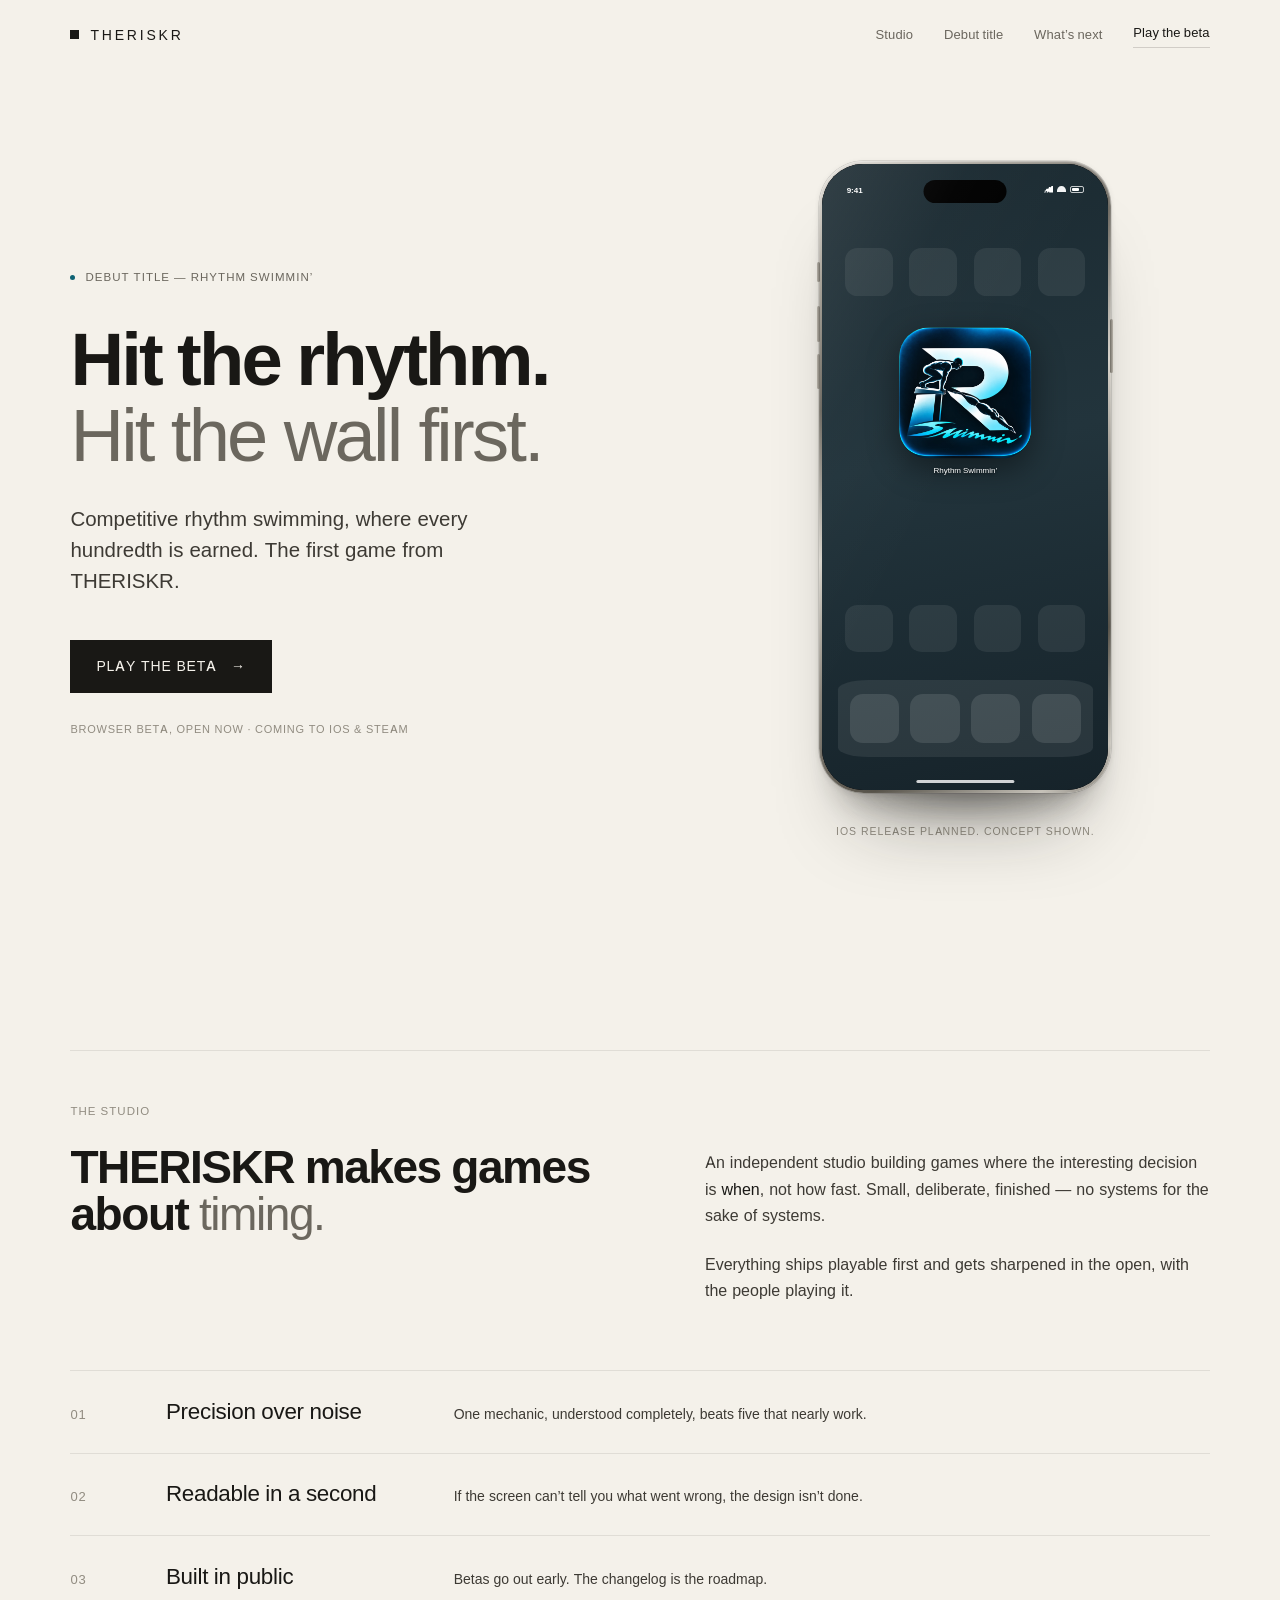
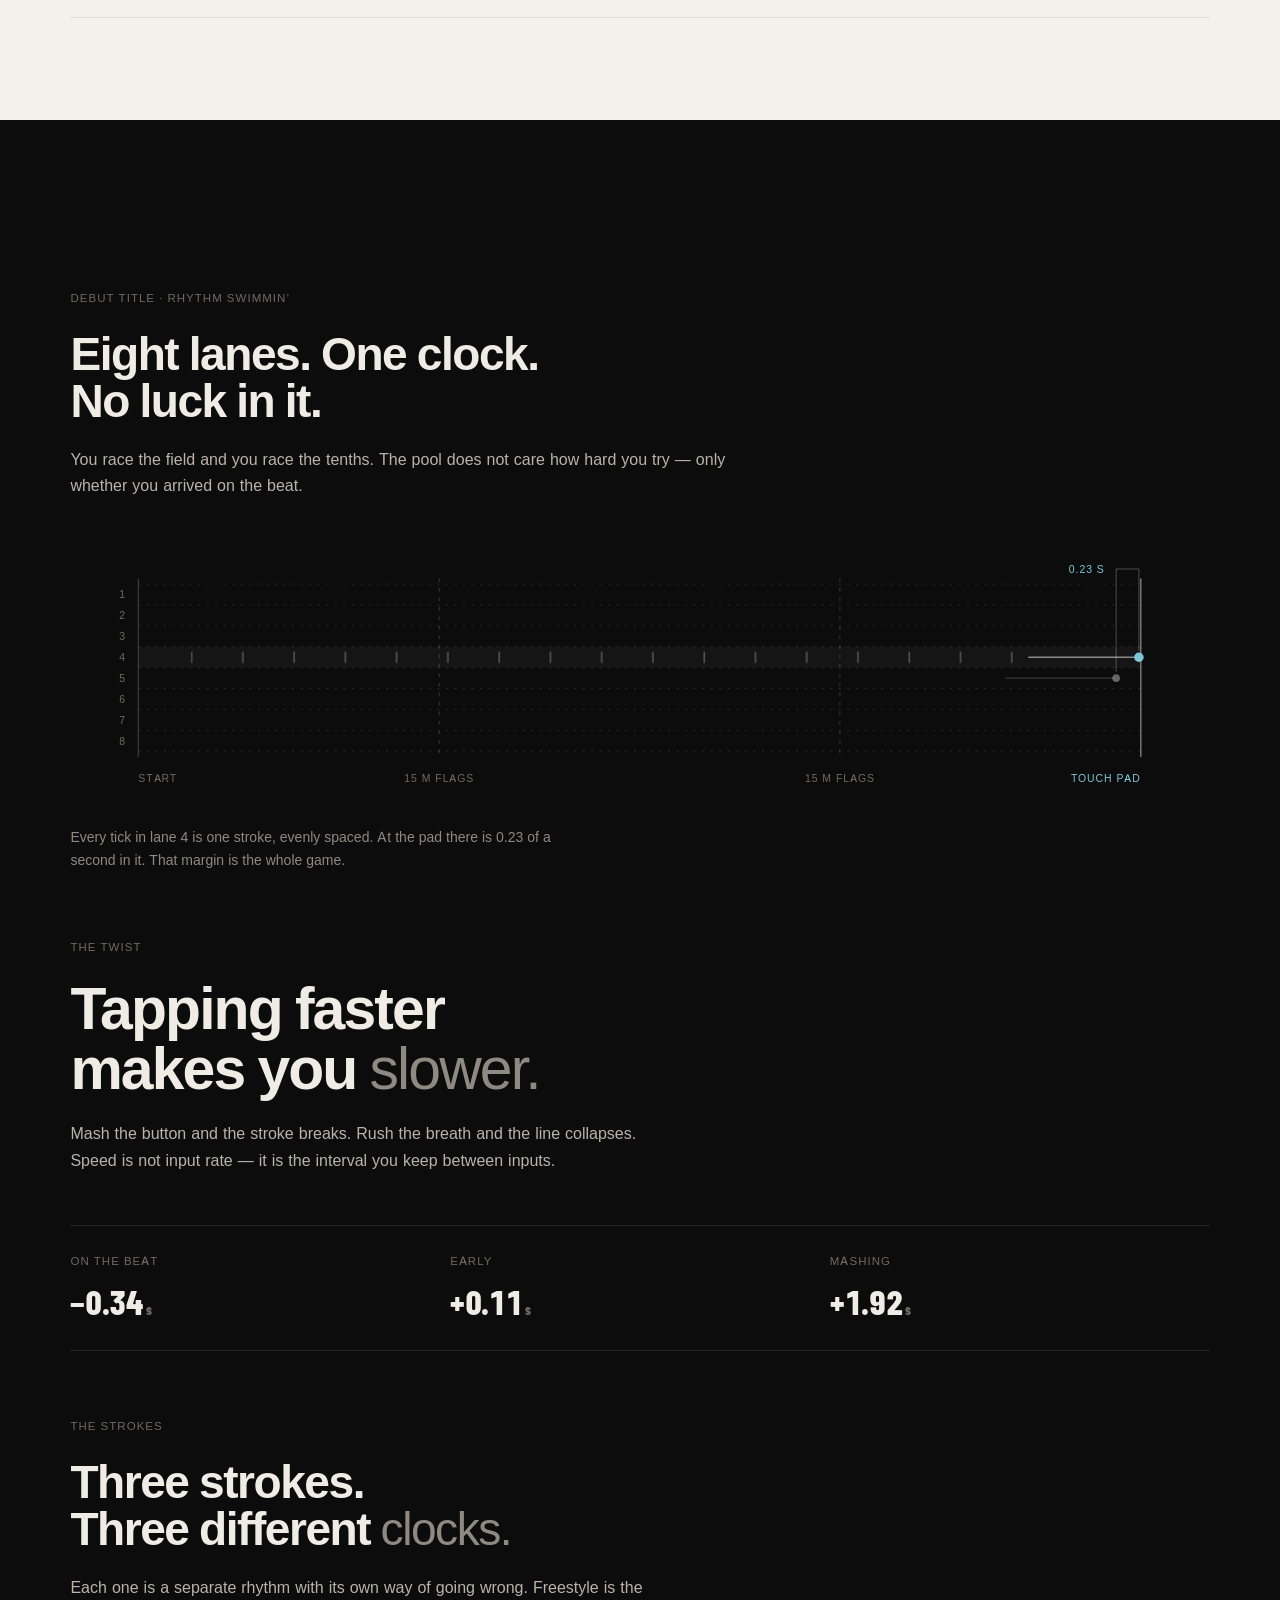
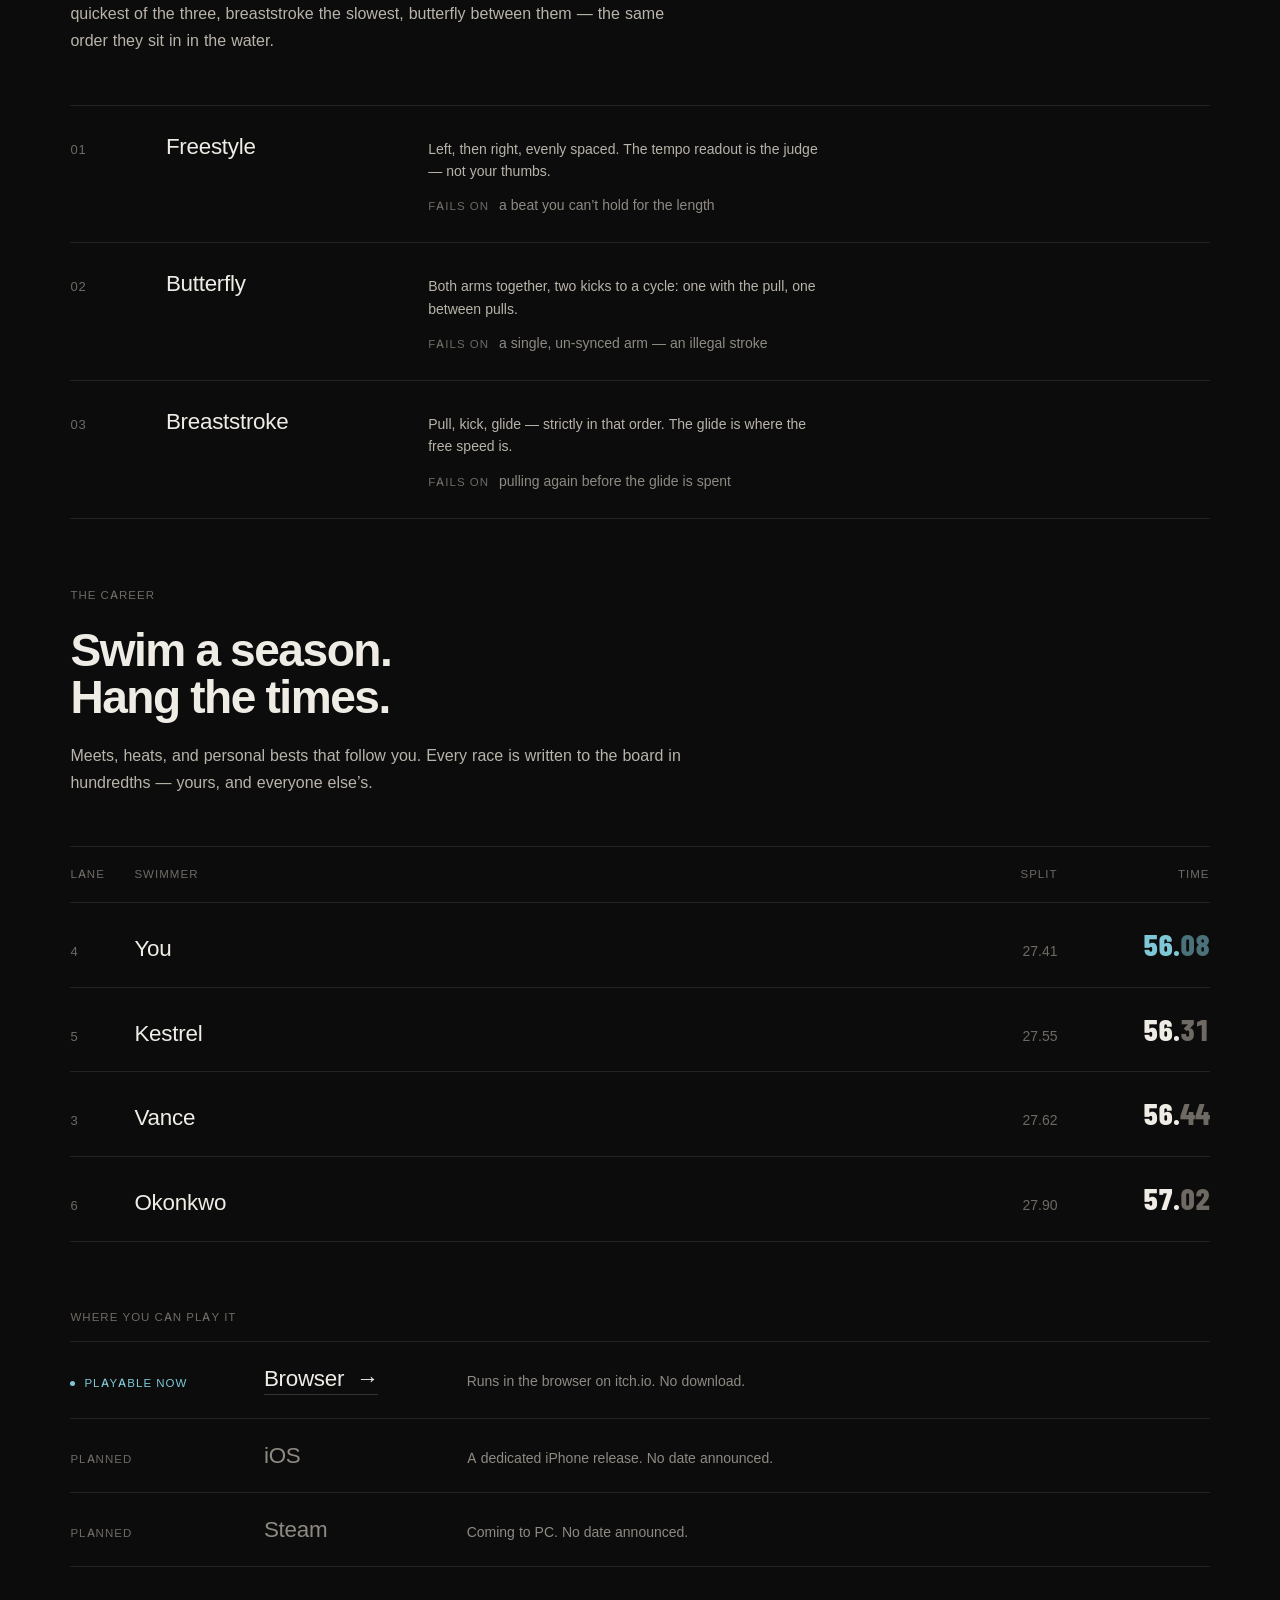
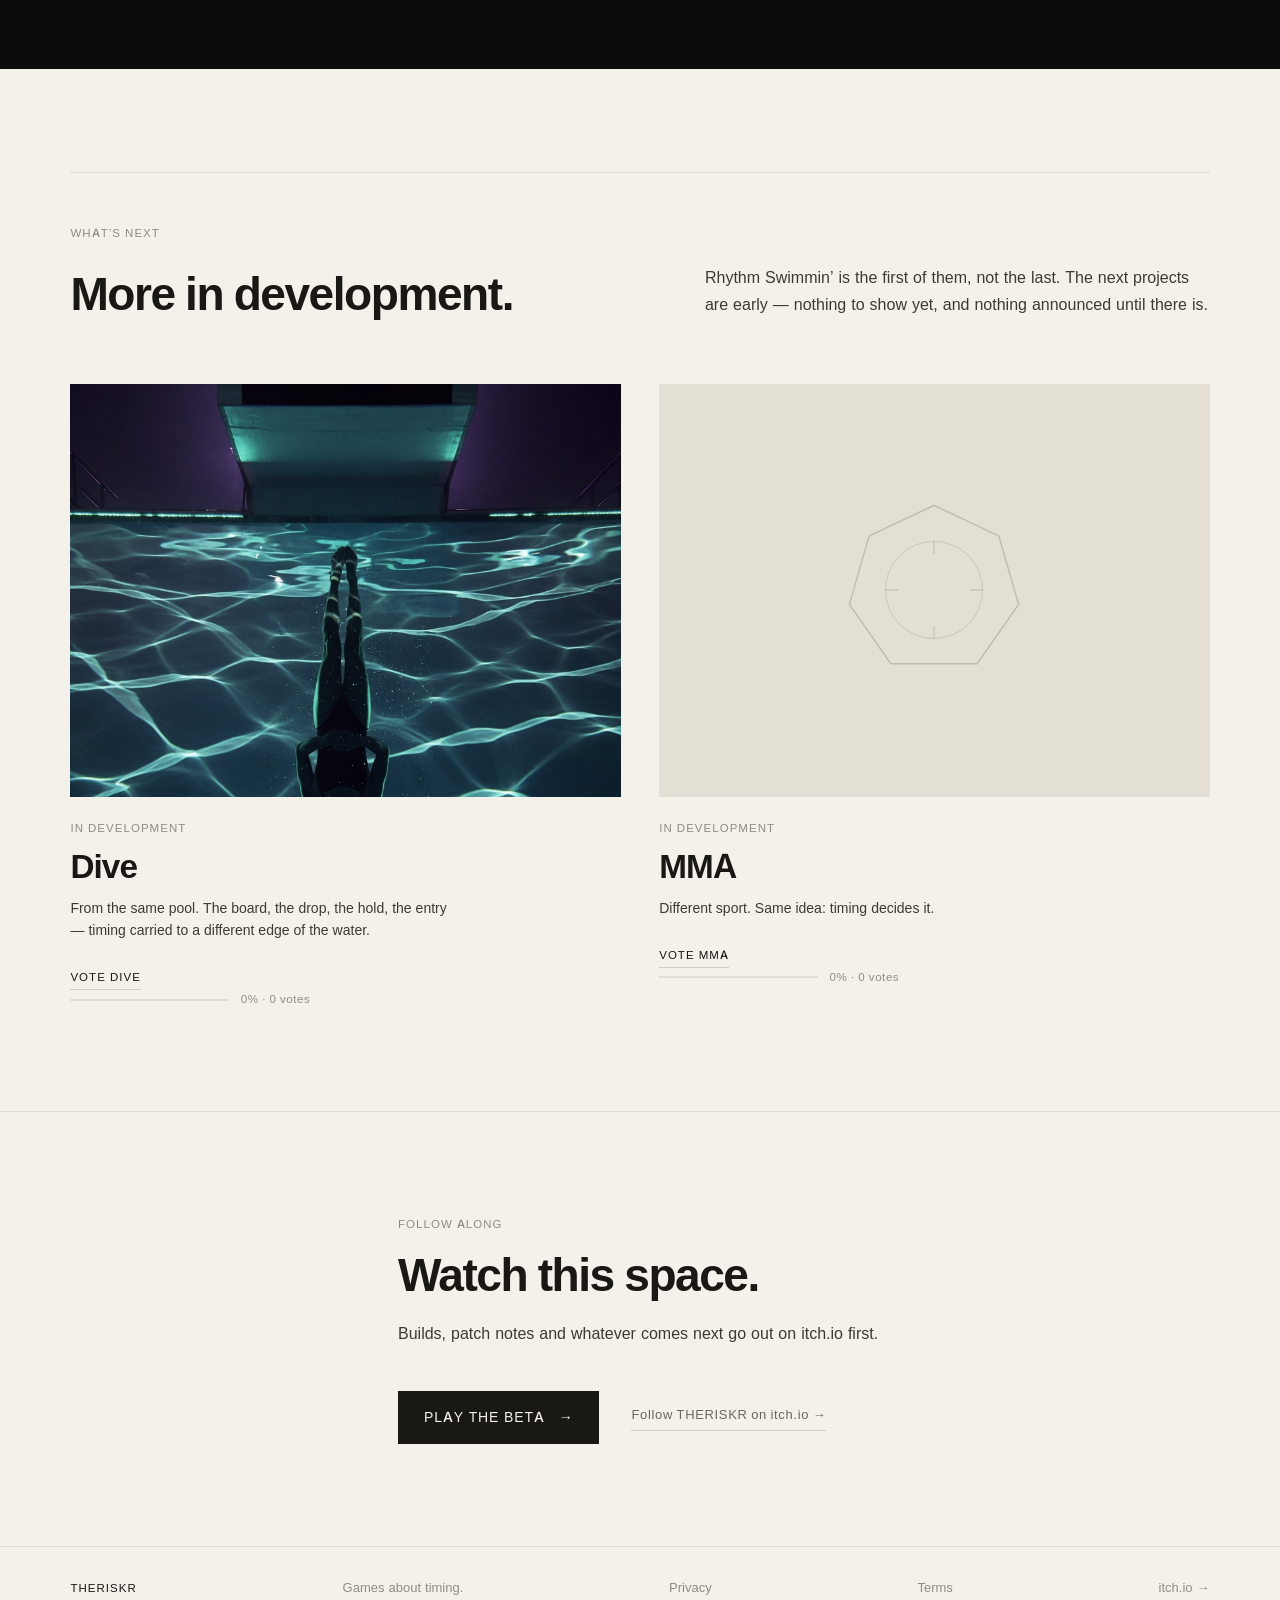
<file: index.html>
<!doctype html>
<html lang="en">
<head>
<meta charset="utf-8">
<meta name="viewport" content="width=device-width, initial-scale=1, viewport-fit=cover">
<title>THERISKR — Game studio. Debut title: Rhythm Swimmin’</title>
<meta name="description" content="THERISKR is a game studio making precise, timing-driven games. Debut title: Rhythm Swimmin’ — hit the rhythm, hit the wall first. Browser beta open now.">
<meta name="theme-color" content="#F4F1EA">
<link rel="canonical" href="https://theriskr.com/">
<link rel="icon" type="image/png" href="/favicon.png">
<link rel="apple-touch-icon" href="/apple-touch-icon.png">
<meta property="og:type" content="website">
<meta property="og:site_name" content="THERISKR">
<meta property="og:title" content="THERISKR — Game studio. Debut title: Rhythm Swimmin’">
<meta property="og:description" content="Precise, timing-driven games. Debut title: Rhythm Swimmin’. Browser beta open now.">
<meta property="og:url" content="https://theriskr.com/">
<meta property="og:image" content="https://theriskr.com/site/social.png">
<meta property="og:image:width" content="1200">
<meta property="og:image:height" content="630">
<meta property="og:image:alt" content="THERISKR — debut title Rhythm Swimmin’.">
<meta name="twitter:card" content="summary_large_image">
<meta name="twitter:title" content="THERISKR — Game studio. Debut title: Rhythm Swimmin’">
<meta name="twitter:description" content="Precise, timing-driven games. Debut title: Rhythm Swimmin’. Browser beta open now.">
<meta name="twitter:image" content="https://theriskr.com/site/social.png">
<link rel="preload" href="/site/fonts/barlow-condensed-800.woff2" as="font" type="font/woff2" crossorigin>
<link rel="preload" href="/site/fonts/inter-400.woff2" as="font" type="font/woff2" crossorigin>
<link rel="preload" href="/site/fonts/inter-500.woff2" as="font" type="font/woff2" crossorigin>
<link rel="preload" href="/site/fonts/inter-600.woff2" as="font" type="font/woff2" crossorigin>
<link rel="stylesheet" href="/site/style.css">
<script>document.documentElement.classList.add('js')</script>
<script src="/site/motion.js" defer></script>
<script src="/site/vote.js" defer></script>
</head>
<body>
<a class="skip" href="#main">Skip to content</a>

<header class="site-head">
  <div class="wrap head-row">
    <a class="brand" href="/" aria-label="THERISKR — home">
      <span class="brand-mark" aria-hidden="true"></span>
      <span class="brand-name">THERISKR</span>
    </a>
    <nav aria-label="Main">
      <a href="#studio">Studio</a>
      <a href="#title">Debut title</a>
      <a href="#next">What’s next</a>
      <a class="head-cta" href="https://theriskr.itch.io/rhythm-swimmin?utm_source=theriskr_site&amp;utm_medium=web&amp;utm_campaign=launch&amp;utm_content=nav_cta">Play the beta</a>
    </nav>
  </div>
</header>

<main id="main" tabindex="-1">

  <section class="hero" aria-labelledby="hero-title">
        <div class="wrap hero-grid">

      <div class="hero-copy">
        <p class="eyebrow"><span class="dot"></span>Debut title — Rhythm Swimmin’</p>
        <h1 id="hero-title">Hit the rhythm.<br><em>Hit the wall first.</em></h1>
        <p class="lede">Competitive rhythm swimming, where every hundredth is earned. The first game from THERISKR.</p>
        <p class="cta-row">
          <a class="cta" href="https://theriskr.itch.io/rhythm-swimmin?utm_source=theriskr_site&amp;utm_medium=web&amp;utm_campaign=launch&amp;utm_content=hero_cta">
            Play the Beta<span class="cta-arrow" aria-hidden="true">→</span>
          </a>
        </p>
        <p class="platform-line">Browser beta, open now · Coming to iOS &amp; Steam</p>
      </div>

      <div class="hero-stage" data-parallax>
        <div class="phone" role="img" aria-label="An iPhone home screen showing the Rhythm Swimmin’ app icon. The iOS release is planned and not yet available.">
          <div class="phone-rail">
            <span class="phone-btn phone-btn-action" aria-hidden="true"></span>
            <span class="phone-btn phone-btn-up" aria-hidden="true"></span>
            <span class="phone-btn phone-btn-down" aria-hidden="true"></span>
            <span class="phone-btn phone-btn-power" aria-hidden="true"></span>
            <div class="phone-screen">
              <div class="wallpaper" aria-hidden="true"></div>
              <div class="statusbar" aria-hidden="true"><span class="clock">9:41</span><span class="status-right"><span class="sig"></span><span class="wifi"></span><span class="batt"></span></span></div>
              <span class="island" aria-hidden="true"></span>

              <div class="home-grid" aria-hidden="true">
                <span class="ghost"></span><span class="ghost"></span><span class="ghost"></span><span class="ghost"></span>
              </div>

              <div class="app-hero">
                                <img src="/site/app-icon.png" width="512" height="512" alt="" decoding="async" fetchpriority="high">
                <span class="app-label">Rhythm Swimmin’</span>
              </div>

              <div class="home-grid home-grid-low" aria-hidden="true">
                <span class="ghost"></span><span class="ghost"></span><span class="ghost"></span><span class="ghost"></span>
              </div>

              <div class="dock" aria-hidden="true"><span class="ghost"></span><span class="ghost"></span><span class="ghost"></span><span class="ghost"></span></div>
              <span class="home-bar" aria-hidden="true"></span>
              <span class="screen-sheen" aria-hidden="true"></span>
            </div>
          </div>
          <span class="phone-shadow" aria-hidden="true"></span>
        </div>
        <p class="stage-note">iOS release planned. Concept shown.</p>
      </div>

    </div>
  </section>

  <section class="studio" id="studio" aria-labelledby="studio-title">
    <div class="wrap">
      <div class="rule" aria-hidden="true"></div>
      <p class="index">The studio</p>
      <div class="studio-grid">
        <h2 id="studio-title">THERISKR makes games<br>about <em>timing.</em></h2>
        <div class="studio-copy">
          <p class="body">An independent studio building games where the interesting decision is <em>when</em>, not how fast. Small, deliberate, finished — no systems for the sake of systems.</p>
          <p class="body">Everything ships playable first and gets sharpened in the open, with the people playing it.</p>
        </div>
      </div>
      <ol class="tenets" data-reveal>
        <li>
          <span class="tenet-no">01</span>
          <h3>Precision over noise</h3>
          <p>One mechanic, understood completely, beats five that nearly work.</p>
        </li>
        <li>
          <span class="tenet-no">02</span>
          <h3>Readable in a second</h3>
          <p>If the screen can’t tell you what went wrong, the design isn’t done.</p>
        </li>
        <li>
          <span class="tenet-no">03</span>
          <h3>Built in public</h3>
          <p>Betas go out early. The changelog is the roadmap.</p>
        </li>
      </ol>
    </div>
  </section>

  <section class="race" id="title" aria-labelledby="race-title">
    <div class="wrap">
      <div class="rule" aria-hidden="true"></div>

      <div class="chapter" data-reveal>
        <p class="index">Debut title · Rhythm Swimmin’</p>
        <h2 id="race-title">Eight lanes. One clock.<br>No luck in it.</h2>
        <p class="body">You race the field and you race the tenths. The pool does not care how hard you try — only whether you arrived on the beat.</p>
      </div>

      <figure class="lane-figure" data-reveal>
        <svg class="lane-svg" viewBox="0 0 1200 268" role="img" aria-labelledby="lanefig-t lanefig-d" focusable="false">
          <title id="lanefig-t">Eight lanes, one finish, decided in hundredths</title>
          <desc id="lanefig-d">A diagram of an eight-lane pool seen from above. The fifteen-metre flags are marked at each end and the touch pad at the finish. Lane four is marked out in evenly spaced stroke beats and touches 0.23 seconds ahead of lane five.</desc>

          <rect class="lf-hot" x="72" y="102" width="1056" height="22"/>

          <g class="lf-ropes">
            <line class="lf-rope" x1="72" y1="36" x2="1128" y2="36"/>
            <line class="lf-rope" x1="72" y1="58" x2="1128" y2="58"/>
            <line class="lf-rope" x1="72" y1="80" x2="1128" y2="80"/>
            <line class="lf-rope" x1="72" y1="102" x2="1128" y2="102"/>
            <line class="lf-rope" x1="72" y1="124" x2="1128" y2="124"/>
            <line class="lf-rope" x1="72" y1="146" x2="1128" y2="146"/>
            <line class="lf-rope" x1="72" y1="168" x2="1128" y2="168"/>
            <line class="lf-rope" x1="72" y1="190" x2="1128" y2="190"/>
            <line class="lf-rope" x1="72" y1="212" x2="1128" y2="212"/>
          </g>
          <g class="lf-nums">
            <text class="lf-num" x="58" y="51" text-anchor="end">1</text>
            <text class="lf-num" x="58" y="73" text-anchor="end">2</text>
            <text class="lf-num" x="58" y="95" text-anchor="end">3</text>
            <text class="lf-num" x="58" y="117" text-anchor="end">4</text>
            <text class="lf-num" x="58" y="139" text-anchor="end">5</text>
            <text class="lf-num" x="58" y="161" text-anchor="end">6</text>
            <text class="lf-num" x="58" y="183" text-anchor="end">7</text>
            <text class="lf-num" x="58" y="205" text-anchor="end">8</text>
          </g>

          <line class="lf-wall" x1="72" y1="30" x2="72" y2="218"/>
          <line class="lf-pad" x1="1128" y1="30" x2="1128" y2="218"/>

          <line class="lf-flag" x1="389" y1="30" x2="389" y2="218"/>
          <line class="lf-flag" x1="811" y1="30" x2="811" y2="218"/>

          <g class="lf-beats">
            <line class="lf-beat" x1="128" y1="107" x2="128" y2="119"/>
            <line class="lf-beat" x1="182" y1="107" x2="182" y2="119"/>
            <line class="lf-beat" x1="236" y1="107" x2="236" y2="119"/>
            <line class="lf-beat" x1="290" y1="107" x2="290" y2="119"/>
            <line class="lf-beat" x1="344" y1="107" x2="344" y2="119"/>
            <line class="lf-beat" x1="398" y1="107" x2="398" y2="119"/>
            <line class="lf-beat" x1="452" y1="107" x2="452" y2="119"/>
            <line class="lf-beat" x1="506" y1="107" x2="506" y2="119"/>
            <line class="lf-beat" x1="560" y1="107" x2="560" y2="119"/>
            <line class="lf-beat" x1="614" y1="107" x2="614" y2="119"/>
            <line class="lf-beat" x1="668" y1="107" x2="668" y2="119"/>
            <line class="lf-beat" x1="722" y1="107" x2="722" y2="119"/>
            <line class="lf-beat" x1="776" y1="107" x2="776" y2="119"/>
            <line class="lf-beat" x1="830" y1="107" x2="830" y2="119"/>
            <line class="lf-beat" x1="884" y1="107" x2="884" y2="119"/>
            <line class="lf-beat" x1="938" y1="107" x2="938" y2="119"/>
            <line class="lf-beat" x1="992" y1="107" x2="992" y2="119"/>
          </g>

          <line class="lf-trail" x1="1010" y1="113" x2="1124" y2="113"/>
          <line class="lf-trail lf-trail-b" x1="986" y1="135" x2="1100" y2="135"/>
          <circle class="lf-dot" cx="1126" cy="113" r="5"/>
          <circle class="lf-dot lf-dot-b" cx="1102" cy="135" r="4"/>

          <g class="lf-call">
            <line x1="1126" y1="106" x2="1126" y2="20"/>
            <line x1="1102" y1="128" x2="1102" y2="20"/>
            <line x1="1102" y1="20" x2="1126" y2="20"/>
          </g>
          <text class="lf-lbl lf-lbl-hi" x="1090" y="24" text-anchor="end">0.23 s</text>

          <text class="lf-lbl" x="72" y="244">Start</text>
          <text class="lf-lbl" x="389" y="244" text-anchor="middle">15 m flags</text>
          <text class="lf-lbl" x="811" y="244" text-anchor="middle">15 m flags</text>
          <text class="lf-lbl lf-lbl-hi" x="1128" y="244" text-anchor="end">Touch pad</text>
        </svg>
        <figcaption>Every tick in lane 4 is one stroke, evenly spaced. At the pad there is 0.23 of a second in it. That margin is the whole game.</figcaption>
      </figure>

      <div class="chapter chapter-twist" data-reveal>
        <p class="index">The twist</p>
        <h2>Tapping faster<br>makes you <em>slower.</em></h2>
        <p class="body">Mash the button and the stroke breaks. Rush the breath and the line collapses. Speed is not input rate — it is the interval you keep between inputs.</p>
        <dl class="ledger">
          <div><dt>On the beat</dt><dd><span class="num">−0.34</span><span class="unit">s</span></dd></div>
          <div><dt>Early</dt><dd><span class="num up">+0.11</span><span class="unit">s</span></dd></div>
          <div><dt>Mashing</dt><dd><span class="num up">+1.92</span><span class="unit">s</span></dd></div>
        </dl>
      </div>

      <div class="chapter chapter-strokes" data-reveal>
        <p class="index">The strokes</p>
        <h2>Three strokes.<br>Three different <em>clocks.</em></h2>
        <p class="body">Each one is a separate rhythm with its own way of going wrong. Freestyle is the quickest of the three, breaststroke the slowest, butterfly between them — the same order they sit in in the water.</p>
      </div>

      <ol class="strokes" data-reveal>
        <li>
          <span class="stroke-no">01</span>
          <h3>Freestyle</h3>
          <p class="stroke-beat">Left, then right, evenly spaced. The tempo readout is the judge — not your thumbs.</p>
          <p class="stroke-cost"><span class="k">Fails on</span>a beat you can’t hold for the length</p>
        </li>
        <li>
          <span class="stroke-no">02</span>
          <h3>Butterfly</h3>
          <p class="stroke-beat">Both arms together, two kicks to a cycle: one with the pull, one between pulls.</p>
          <p class="stroke-cost"><span class="k">Fails on</span>a single, un-synced arm — an illegal stroke</p>
        </li>
        <li>
          <span class="stroke-no">03</span>
          <h3>Breaststroke</h3>
          <p class="stroke-beat">Pull, kick, glide — strictly in that order. The glide is where the free speed is.</p>
          <p class="stroke-cost"><span class="k">Fails on</span>pulling again before the glide is spent</p>
        </li>
      </ol>

      <div class="chapter" data-reveal>
        <p class="index">The career</p>
        <h2>Swim a season.<br>Hang the times.</h2>
        <p class="body">Meets, heats, and personal bests that follow you. Every race is written to the board in hundredths — yours, and everyone else’s.</p>
      </div>

      <div class="board" data-reveal>
        <div class="board-head" aria-hidden="true"><span>Lane</span><span>Swimmer</span><span>Split</span><span>Time</span></div>
        <ol class="board-rows">
          <li><span class="ln">4</span><span class="nm">You</span><span class="sp">27.41</span><span class="tm">56.<b>08</b></span></li>
          <li><span class="ln">5</span><span class="nm">Kestrel</span><span class="sp">27.55</span><span class="tm">56.<b>31</b></span></li>
          <li><span class="ln">3</span><span class="nm">Vance</span><span class="sp">27.62</span><span class="tm">56.<b>44</b></span></li>
          <li><span class="ln">6</span><span class="nm">Okonkwo</span><span class="sp">27.90</span><span class="tm">57.<b>02</b></span></li>
        </ol>
      </div>

      <div class="plat-block" data-reveal>
        <p class="index index-tight">Where you can play it</p>
        <ul class="plat-list">
          <li class="plat live">
            <span class="plat-state"><span class="dot"></span>Playable now</span>
            <h3><a href="https://theriskr.itch.io/rhythm-swimmin?utm_source=theriskr_site&amp;utm_medium=web&amp;utm_campaign=launch&amp;utm_content=platform_cta">Browser<span class="plat-arrow" aria-hidden="true">→</span></a></h3>
            <p>Runs in the browser on itch.io. No download.</p>
          </li>
          <li class="plat">
            <span class="plat-state">Planned</span>
            <h3>iOS</h3>
            <p>A dedicated iPhone release. No date announced.</p>
          </li>
          <li class="plat">
            <span class="plat-state">Planned</span>
            <h3>Steam</h3>
            <p>Coming to PC. No date announced.</p>
          </li>
        </ul>
      </div>
    </div>
  </section>

  <section class="next" id="next" aria-labelledby="next-title">
    <div class="wrap">
      <div class="rule" aria-hidden="true"></div>
      <p class="index">What’s next</p>
      <div class="next-grid">
        <h2 id="next-title">More in development.</h2>
        <p class="body">Rhythm Swimmin’ is the first of them, not the last. The next projects are early — nothing to show yet, and nothing announced until there is.</p>
      </div>
      <div class="next-slots" data-reveal>
        <article class="slot slot--dive">
          <span class="slot-art" aria-hidden="true"></span>
          <span class="slot-body">
            <b class="slot-tag">In development</b>
            <h3 class="slot-name">Dive</h3>
            <p class="slot-desc">From the same pool. The board, the drop, the hold, the entry — timing carried to a different edge of the water.</p>
            <span class="vote" data-vote="dive">
              <button type="button" class="vote-btn" data-vote-btn aria-pressed="false">
                <span class="vote-btn-label">Vote Dive</span>
              </button>
              <span class="vote-result" data-vote-result hidden>
                <span class="vote-bar" aria-hidden="true"><span class="vote-bar-fill" data-vote-fill></span></span>
                <span class="vote-stat"><span data-vote-pct>0%</span> · <span data-vote-total>0 votes</span></span>
              </span>
            </span>
          </span>
        </article>
        <article class="slot slot--mma">
          <span class="slot-art" aria-hidden="true">
            <svg viewBox="0 0 200 200" role="presentation" focusable="false">
              <polygon points="100,6 172,40 194,116 148,182 52,182 6,116 28,40" />
              <circle cx="100" cy="100" r="54" />
              <line x1="100" y1="46" x2="100" y2="60" />
              <line x1="100" y1="140" x2="100" y2="154" />
              <line x1="46" y1="100" x2="60" y2="100" />
              <line x1="140" y1="100" x2="154" y2="100" />
            </svg>
          </span>
          <span class="slot-body">
            <b class="slot-tag">In development</b>
            <h3 class="slot-name">MMA</h3>
            <p class="slot-desc">Different sport. Same idea: timing decides it.</p>
            <span class="vote" data-vote="mma">
              <button type="button" class="vote-btn" data-vote-btn aria-pressed="false">
                <span class="vote-btn-label">Vote MMA</span>
              </button>
              <span class="vote-result" data-vote-result hidden>
                <span class="vote-bar" aria-hidden="true"><span class="vote-bar-fill" data-vote-fill></span></span>
                <span class="vote-stat"><span data-vote-pct>0%</span> · <span data-vote-total>0 votes</span></span>
              </span>
            </span>
          </span>
        </article>
      </div>
    </div>
  </section>

  <section class="closer" id="contact" aria-labelledby="closer-title">
    <div class="wrap closer-in">
      <p class="index">Follow along</p>
      <h2 id="closer-title">Watch this space.</h2>
      <p class="body closer-body">Builds, patch notes and whatever comes next go out on itch.io first.</p>
      <p class="cta-row closer-ctas">
        <a class="cta" href="https://theriskr.itch.io/rhythm-swimmin?utm_source=theriskr_site&amp;utm_medium=web&amp;utm_campaign=launch&amp;utm_content=closer_cta">
          Play the Beta<span class="cta-arrow" aria-hidden="true">→</span>
        </a>
        <a class="cta-ghost" href="https://theriskr.itch.io">Follow THERISKR on itch.io<span aria-hidden="true"> →</span></a>
      </p>
    </div>
  </section>

</main>

<footer class="site-foot">
  <div class="wrap foot-row">
    <span class="foot-name">THERISKR</span>
    <span class="foot-tag">Games about timing.</span>
    <a href="/privacy.html">Privacy</a>
    <a href="/terms.html">Terms</a>
    <a href="https://theriskr.itch.io">itch.io<span aria-hidden="true"> →</span></a>
  </div>
</footer>
</body>
</html>
</file>
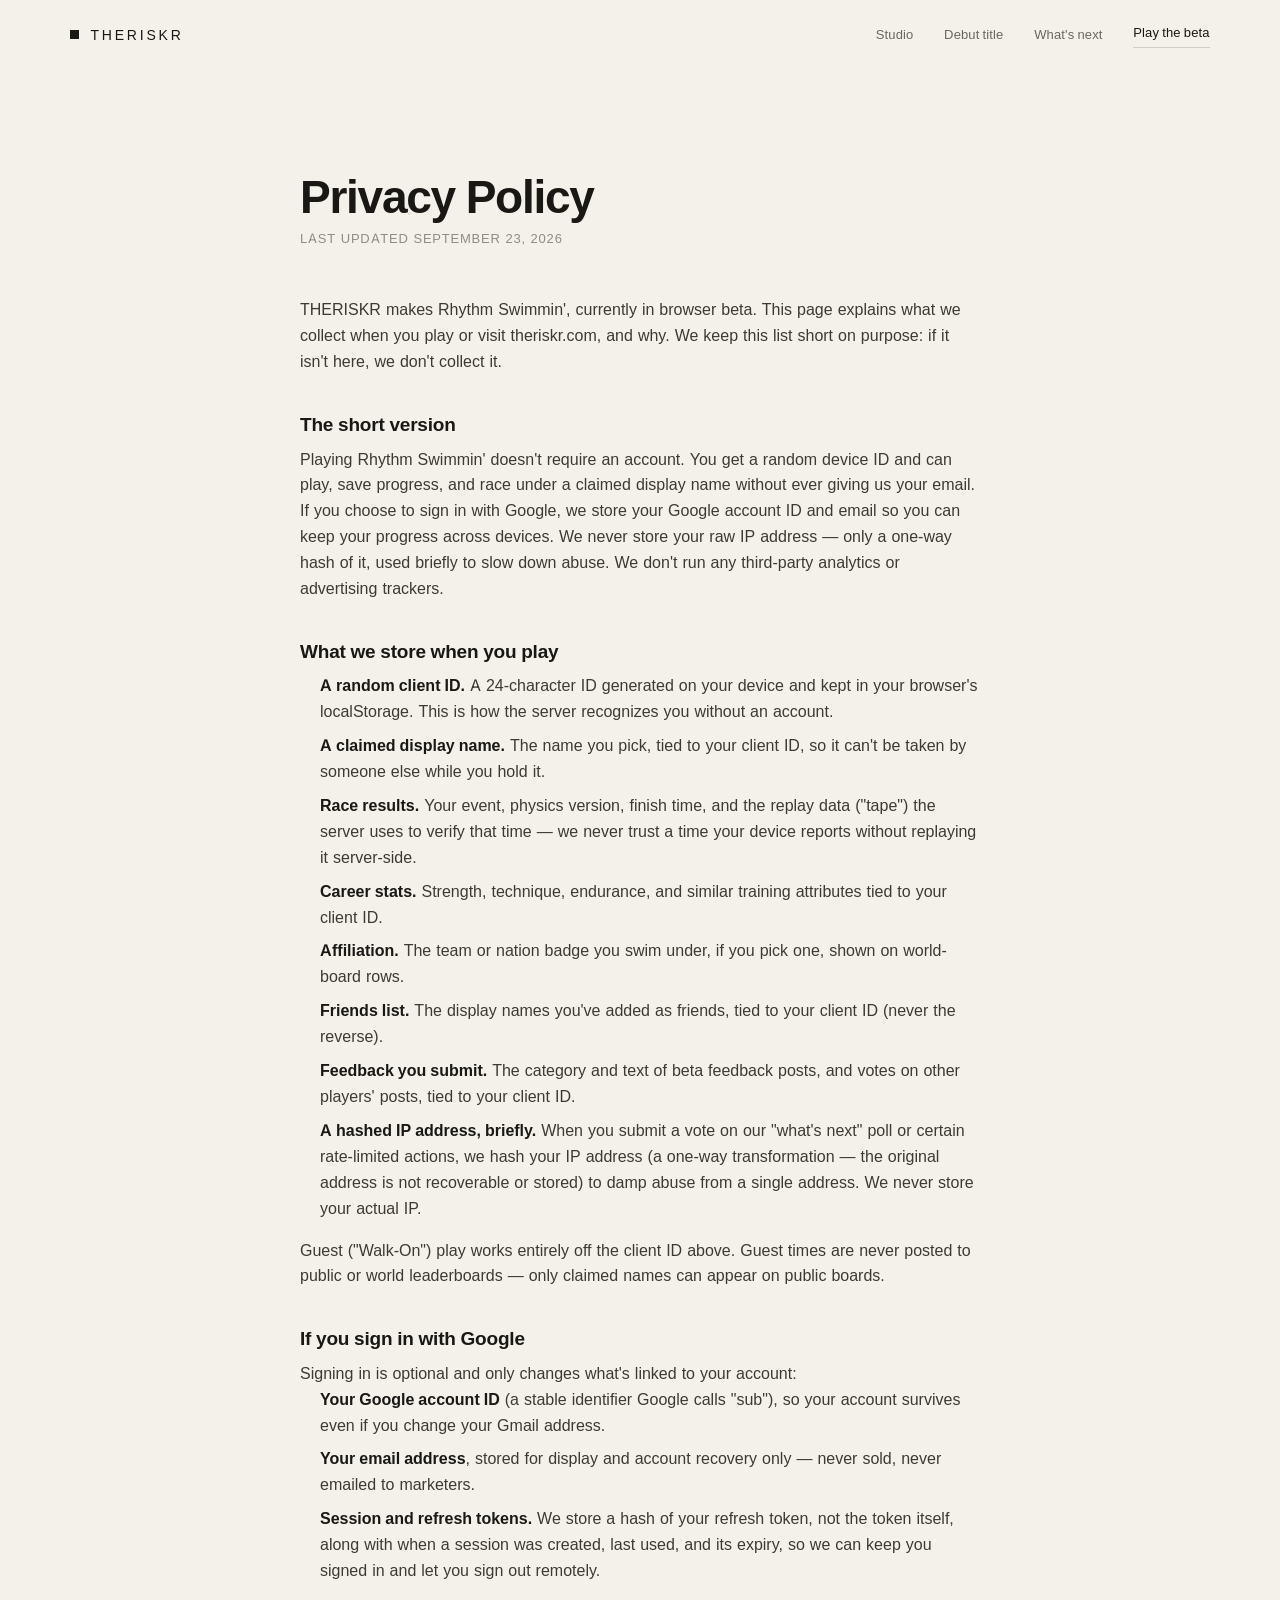
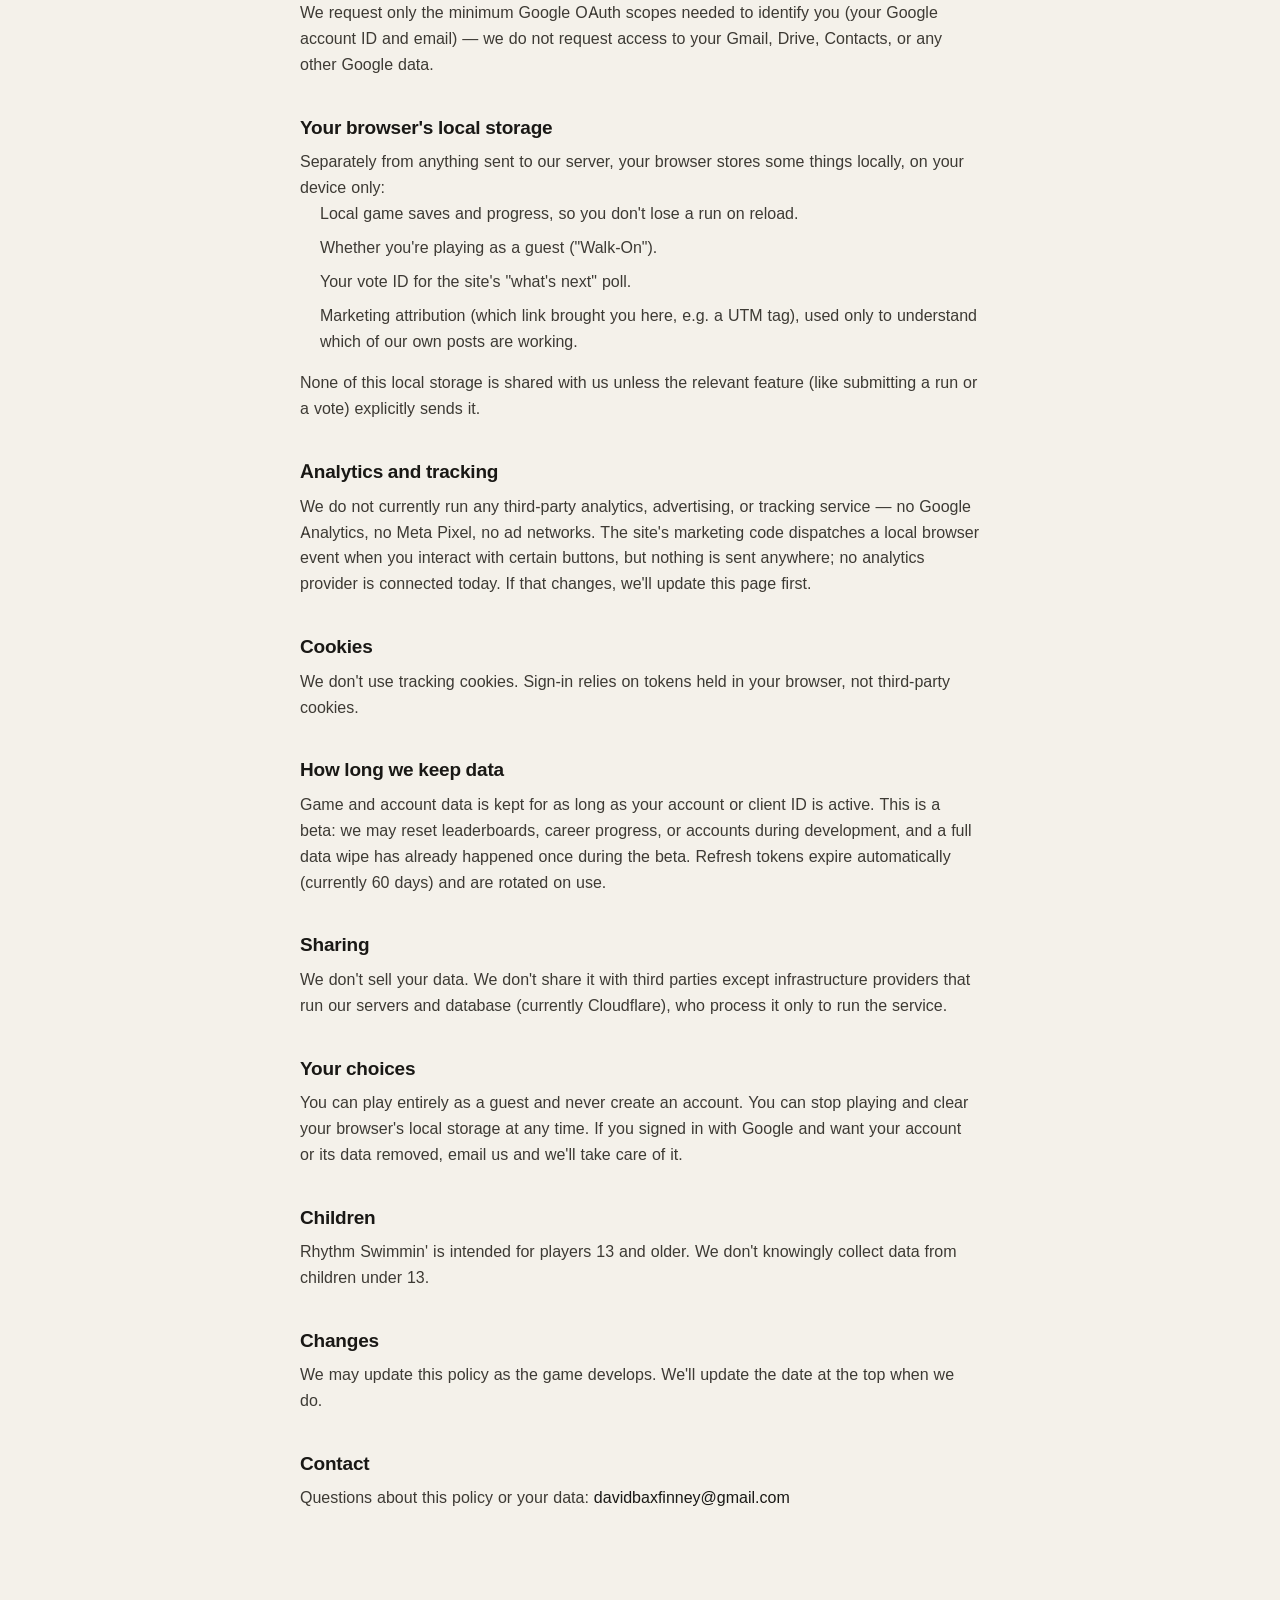
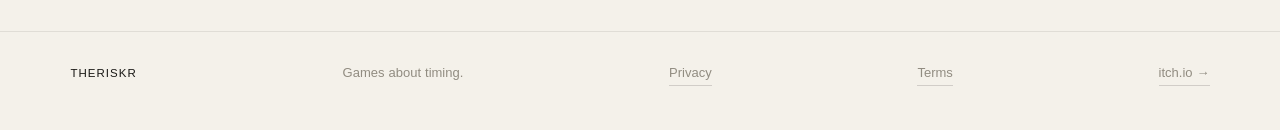
<file: privacy.html>
<!doctype html>
<html lang="en">
<head>
<meta charset="utf-8">
<meta name="viewport" content="width=device-width, initial-scale=1, viewport-fit=cover">
<title>Privacy Policy — THERISKR</title>
<meta name="description" content="What THERISKR and Rhythm Swimmin' actually collect and why.">
<meta name="theme-color" content="#F4F1EA">
<link rel="canonical" href="https://theriskr.com/privacy.html">
<link rel="icon" type="image/png" href="/favicon.png">
<link rel="apple-touch-icon" href="/apple-touch-icon.png">
<link rel="preload" href="/site/fonts/inter-400.woff2" as="font" type="font/woff2" crossorigin>
<link rel="preload" href="/site/fonts/inter-500.woff2" as="font" type="font/woff2" crossorigin>
<link rel="preload" href="/site/fonts/inter-600.woff2" as="font" type="font/woff2" crossorigin>
<link rel="stylesheet" href="/site/style.css">
<script>document.documentElement.classList.add('js')</script>
<style>
.legal{max-width:720px;margin:0 auto;padding:var(--s-7) 20px 120px}
.legal h1{font-family:var(--display);font-weight:600;letter-spacing:-.028em;font-size:var(--t-8,44px);margin:0 0 8px}
.legal .updated{font-family:var(--sans);font-size:13px;letter-spacing:.06em;text-transform:uppercase;color:var(--faint);margin:0 0 48px}
.legal h2{font-family:var(--sans);font-weight:600;font-size:19px;letter-spacing:-.01em;margin:40px 0 12px}
.legal p,.legal li{font-family:var(--sans);font-size:16px;line-height:1.62;color:var(--body)}
.legal ul{margin:0 0 16px;padding-left:20px}
.legal li{margin-bottom:8px}
.legal a{color:var(--ink)}
.legal strong{color:var(--ink)}
</style>
</head>
<body>
<a class="skip" href="#main">Skip to content</a>

<header class="site-head">
  <div class="wrap head-row">
    <a class="brand" href="/" aria-label="THERISKR — home">
      <span class="brand-mark" aria-hidden="true"></span>
      <span class="brand-name">THERISKR</span>
    </a>
    <nav aria-label="Main">
      <a href="/#studio">Studio</a>
      <a href="/#title">Debut title</a>
      <a href="/#next">What's next</a>
      <a class="head-cta" href="https://theriskr.itch.io/rhythm-swimmin">Play the beta</a>
    </nav>
  </div>
</header>

<main id="main" tabindex="-1">
<div class="legal">
<h1>Privacy Policy</h1>
<p class="updated">Last updated September 23, 2026</p>

<p>THERISKR makes Rhythm Swimmin', currently in browser beta. This page explains what we collect when you play or visit theriskr.com, and why. We keep this list short on purpose: if it isn't here, we don't collect it.</p>

<h2>The short version</h2>
<p>Playing Rhythm Swimmin' doesn't require an account. You get a random device ID and can play, save progress, and race under a claimed display name without ever giving us your email. If you choose to sign in with Google, we store your Google account ID and email so you can keep your progress across devices. We never store your raw IP address — only a one-way hash of it, used briefly to slow down abuse. We don't run any third-party analytics or advertising trackers.</p>

<h2>What we store when you play</h2>
<ul>
<li><strong>A random client ID.</strong> A 24-character ID generated on your device and kept in your browser's localStorage. This is how the server recognizes you without an account.</li>
<li><strong>A claimed display name.</strong> The name you pick, tied to your client ID, so it can't be taken by someone else while you hold it.</li>
<li><strong>Race results.</strong> Your event, physics version, finish time, and the replay data ("tape") the server uses to verify that time — we never trust a time your device reports without replaying it server-side.</li>
<li><strong>Career stats.</strong> Strength, technique, endurance, and similar training attributes tied to your client ID.</li>
<li><strong>Affiliation.</strong> The team or nation badge you swim under, if you pick one, shown on world-board rows.</li>
<li><strong>Friends list.</strong> The display names you've added as friends, tied to your client ID (never the reverse).</li>
<li><strong>Feedback you submit.</strong> The category and text of beta feedback posts, and votes on other players' posts, tied to your client ID.</li>
<li><strong>A hashed IP address, briefly.</strong> When you submit a vote on our "what's next" poll or certain rate-limited actions, we hash your IP address (a one-way transformation — the original address is not recoverable or stored) to damp abuse from a single address. We never store your actual IP.</li>
</ul>
<p>Guest ("Walk-On") play works entirely off the client ID above. Guest times are never posted to public or world leaderboards — only claimed names can appear on public boards.</p>

<h2>If you sign in with Google</h2>
<p>Signing in is optional and only changes what's linked to your account:</p>
<ul>
<li><strong>Your Google account ID</strong> (a stable identifier Google calls "sub"), so your account survives even if you change your Gmail address.</li>
<li><strong>Your email address</strong>, stored for display and account recovery only — never sold, never emailed to marketers.</li>
<li><strong>Session and refresh tokens.</strong> We store a hash of your refresh token, not the token itself, along with when a session was created, last used, and its expiry, so we can keep you signed in and let you sign out remotely.</li>
</ul>
<p>We request only the minimum Google OAuth scopes needed to identify you (your Google account ID and email) — we do not request access to your Gmail, Drive, Contacts, or any other Google data.</p>

<h2>Your browser's local storage</h2>
<p>Separately from anything sent to our server, your browser stores some things locally, on your device only:</p>
<ul>
<li>Local game saves and progress, so you don't lose a run on reload.</li>
<li>Whether you're playing as a guest ("Walk-On").</li>
<li>Your vote ID for the site's "what's next" poll.</li>
<li>Marketing attribution (which link brought you here, e.g. a UTM tag), used only to understand which of our own posts are working.</li>
</ul>
<p>None of this local storage is shared with us unless the relevant feature (like submitting a run or a vote) explicitly sends it.</p>

<h2>Analytics and tracking</h2>
<p>We do not currently run any third-party analytics, advertising, or tracking service — no Google Analytics, no Meta Pixel, no ad networks. The site's marketing code dispatches a local browser event when you interact with certain buttons, but nothing is sent anywhere; no analytics provider is connected today. If that changes, we'll update this page first.</p>

<h2>Cookies</h2>
<p>We don't use tracking cookies. Sign-in relies on tokens held in your browser, not third-party cookies.</p>

<h2>How long we keep data</h2>
<p>Game and account data is kept for as long as your account or client ID is active. This is a beta: we may reset leaderboards, career progress, or accounts during development, and a full data wipe has already happened once during the beta. Refresh tokens expire automatically (currently 60 days) and are rotated on use.</p>

<h2>Sharing</h2>
<p>We don't sell your data. We don't share it with third parties except infrastructure providers that run our servers and database (currently Cloudflare), who process it only to run the service.</p>

<h2>Your choices</h2>
<p>You can play entirely as a guest and never create an account. You can stop playing and clear your browser's local storage at any time. If you signed in with Google and want your account or its data removed, email us and we'll take care of it.</p>

<h2>Children</h2>
<p>Rhythm Swimmin' is intended for players 13 and older. We don't knowingly collect data from children under 13.</p>

<h2>Changes</h2>
<p>We may update this policy as the game develops. We'll update the date at the top when we do.</p>

<h2>Contact</h2>
<p>Questions about this policy or your data: <a href="mailto:davidbaxfinney@gmail.com">davidbaxfinney@gmail.com</a></p>
</div>
</main>

<footer class="site-foot">
  <div class="wrap foot-row">
    <span class="foot-name">THERISKR</span>
    <span class="foot-tag">Games about timing.</span>
    <a href="/privacy.html">Privacy</a>
    <a href="/terms.html">Terms</a>
    <a href="https://theriskr.itch.io">itch.io<span aria-hidden="true"> →</span></a>
  </div>
</footer>

</body>
</html>
</file>
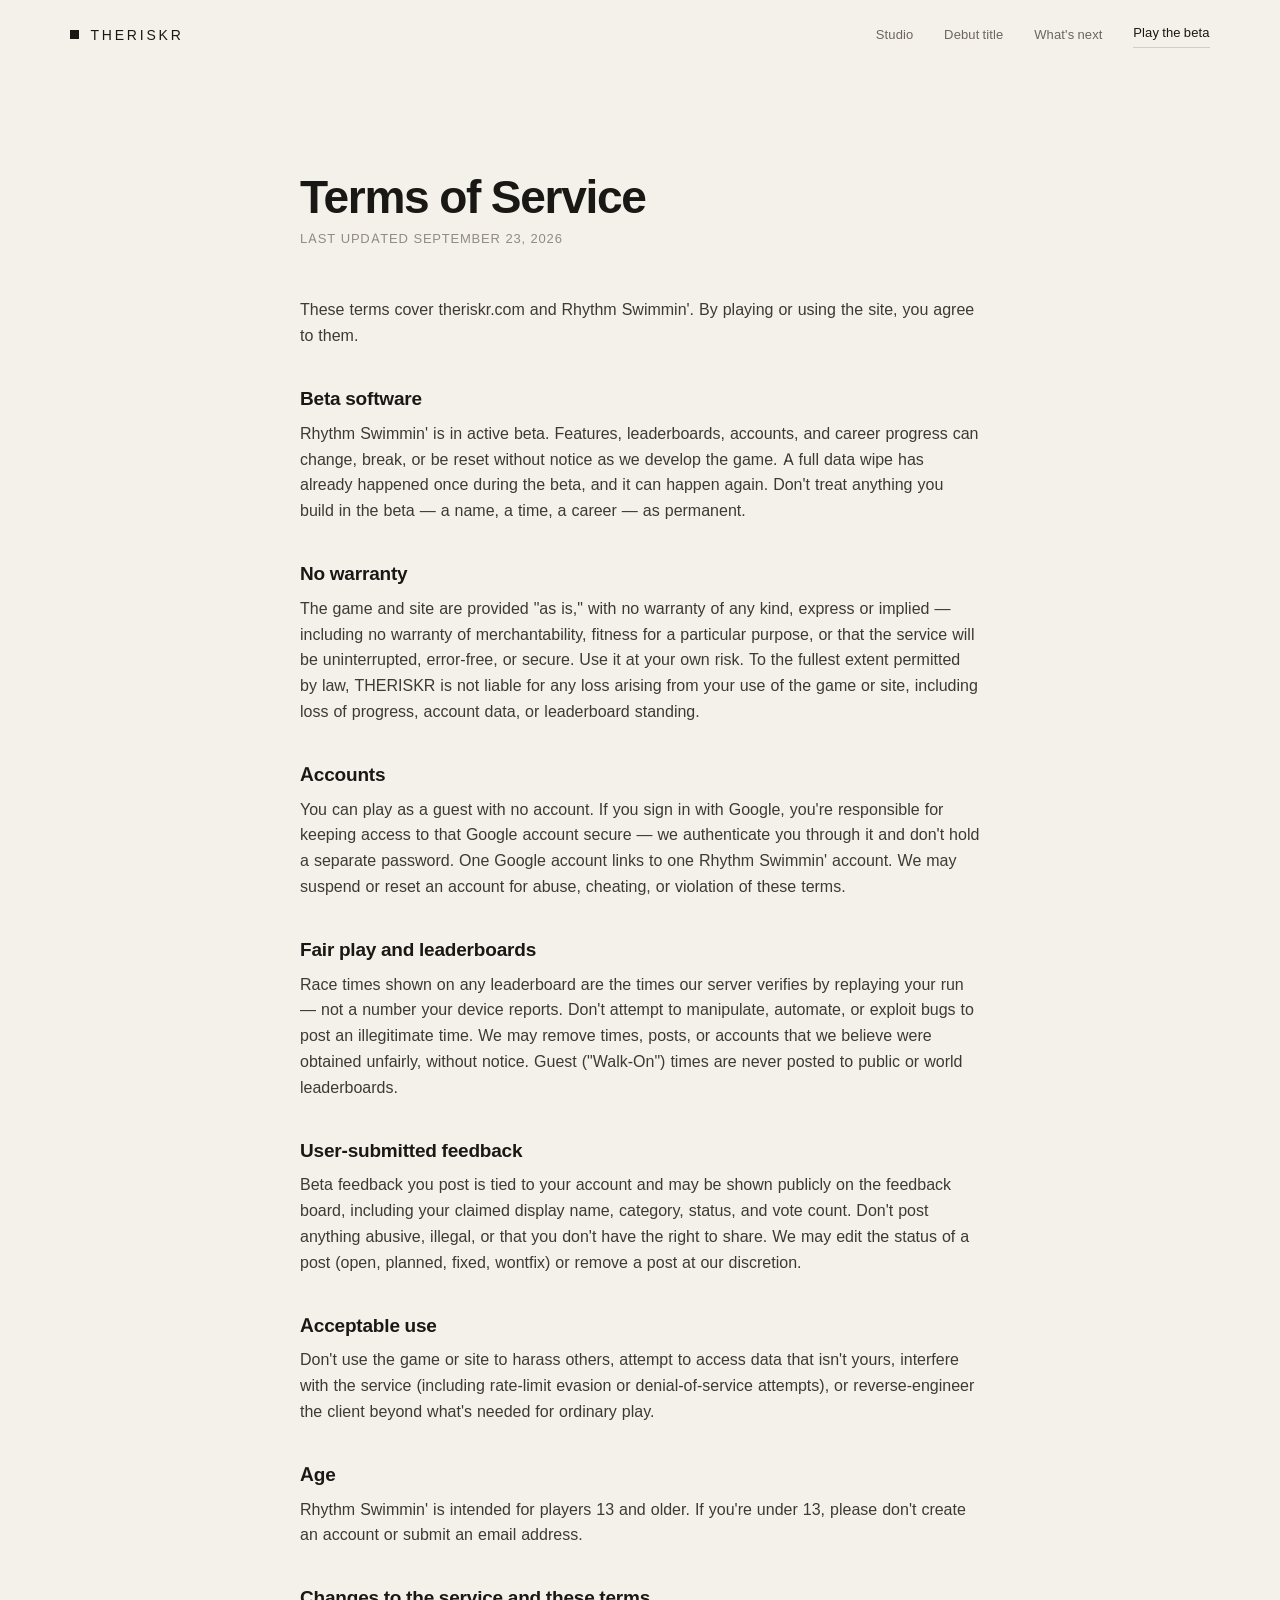
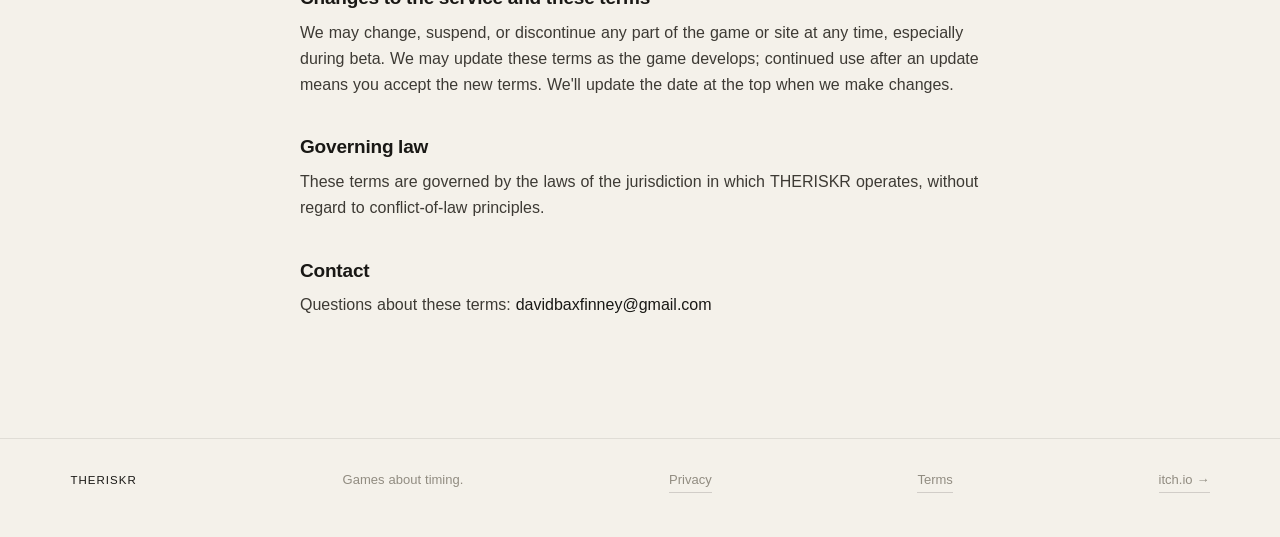
<file: terms.html>
<!doctype html>
<html lang="en">
<head>
<meta charset="utf-8">
<meta name="viewport" content="width=device-width, initial-scale=1, viewport-fit=cover">
<title>Terms of Service — THERISKR</title>
<meta name="description" content="Terms for playing Rhythm Swimmin' and using theriskr.com.">
<meta name="theme-color" content="#F4F1EA">
<link rel="canonical" href="https://theriskr.com/terms.html">
<link rel="icon" type="image/png" href="/favicon.png">
<link rel="apple-touch-icon" href="/apple-touch-icon.png">
<link rel="preload" href="/site/fonts/inter-400.woff2" as="font" type="font/woff2" crossorigin>
<link rel="preload" href="/site/fonts/inter-500.woff2" as="font" type="font/woff2" crossorigin>
<link rel="preload" href="/site/fonts/inter-600.woff2" as="font" type="font/woff2" crossorigin>
<link rel="stylesheet" href="/site/style.css">
<script>document.documentElement.classList.add('js')</script>
<style>
.legal{max-width:720px;margin:0 auto;padding:var(--s-7) 20px 120px}
.legal h1{font-family:var(--display);font-weight:600;letter-spacing:-.028em;font-size:var(--t-8,44px);margin:0 0 8px}
.legal .updated{font-family:var(--sans);font-size:13px;letter-spacing:.06em;text-transform:uppercase;color:var(--faint);margin:0 0 48px}
.legal h2{font-family:var(--sans);font-weight:600;font-size:19px;letter-spacing:-.01em;margin:40px 0 12px}
.legal p,.legal li{font-family:var(--sans);font-size:16px;line-height:1.62;color:var(--body)}
.legal ul{margin:0 0 16px;padding-left:20px}
.legal li{margin-bottom:8px}
.legal a{color:var(--ink)}
.legal strong{color:var(--ink)}
</style>
</head>
<body>
<a class="skip" href="#main">Skip to content</a>

<header class="site-head">
  <div class="wrap head-row">
    <a class="brand" href="/" aria-label="THERISKR — home">
      <span class="brand-mark" aria-hidden="true"></span>
      <span class="brand-name">THERISKR</span>
    </a>
    <nav aria-label="Main">
      <a href="/#studio">Studio</a>
      <a href="/#title">Debut title</a>
      <a href="/#next">What's next</a>
      <a class="head-cta" href="https://theriskr.itch.io/rhythm-swimmin">Play the beta</a>
    </nav>
  </div>
</header>

<main id="main" tabindex="-1">
<div class="legal">
<h1>Terms of Service</h1>
<p class="updated">Last updated September 23, 2026</p>

<p>These terms cover theriskr.com and Rhythm Swimmin'. By playing or using the site, you agree to them.</p>

<h2>Beta software</h2>
<p>Rhythm Swimmin' is in active beta. Features, leaderboards, accounts, and career progress can change, break, or be reset without notice as we develop the game. A full data wipe has already happened once during the beta, and it can happen again. Don't treat anything you build in the beta — a name, a time, a career — as permanent.</p>

<h2>No warranty</h2>
<p>The game and site are provided "as is," with no warranty of any kind, express or implied — including no warranty of merchantability, fitness for a particular purpose, or that the service will be uninterrupted, error-free, or secure. Use it at your own risk. To the fullest extent permitted by law, THERISKR is not liable for any loss arising from your use of the game or site, including loss of progress, account data, or leaderboard standing.</p>

<h2>Accounts</h2>
<p>You can play as a guest with no account. If you sign in with Google, you're responsible for keeping access to that Google account secure — we authenticate you through it and don't hold a separate password. One Google account links to one Rhythm Swimmin' account. We may suspend or reset an account for abuse, cheating, or violation of these terms.</p>

<h2>Fair play and leaderboards</h2>
<p>Race times shown on any leaderboard are the times our server verifies by replaying your run — not a number your device reports. Don't attempt to manipulate, automate, or exploit bugs to post an illegitimate time. We may remove times, posts, or accounts that we believe were obtained unfairly, without notice. Guest ("Walk-On") times are never posted to public or world leaderboards.</p>

<h2>User-submitted feedback</h2>
<p>Beta feedback you post is tied to your account and may be shown publicly on the feedback board, including your claimed display name, category, status, and vote count. Don't post anything abusive, illegal, or that you don't have the right to share. We may edit the status of a post (open, planned, fixed, wontfix) or remove a post at our discretion.</p>

<h2>Acceptable use</h2>
<p>Don't use the game or site to harass others, attempt to access data that isn't yours, interfere with the service (including rate-limit evasion or denial-of-service attempts), or reverse-engineer the client beyond what's needed for ordinary play.</p>

<h2>Age</h2>
<p>Rhythm Swimmin' is intended for players 13 and older. If you're under 13, please don't create an account or submit an email address.</p>

<h2>Changes to the service and these terms</h2>
<p>We may change, suspend, or discontinue any part of the game or site at any time, especially during beta. We may update these terms as the game develops; continued use after an update means you accept the new terms. We'll update the date at the top when we make changes.</p>

<h2>Governing law</h2>
<p>These terms are governed by the laws of the jurisdiction in which THERISKR operates, without regard to conflict-of-law principles.</p>

<h2>Contact</h2>
<p>Questions about these terms: <a href="mailto:davidbaxfinney@gmail.com">davidbaxfinney@gmail.com</a></p>
</div>
</main>

<footer class="site-foot">
  <div class="wrap foot-row">
    <span class="foot-name">THERISKR</span>
    <span class="foot-tag">Games about timing.</span>
    <a href="/privacy.html">Privacy</a>
    <a href="/terms.html">Terms</a>
    <a href="https://theriskr.itch.io">itch.io<span aria-hidden="true"> →</span></a>
  </div>
</footer>

</body>
</html>
</file>
<file: site/style.css>
@font-face{font-family:Inter;src:url('./fonts/inter-400.woff2') format('woff2');font-weight:400;font-style:normal;font-display:swap}
@font-face{font-family:Inter;src:url('./fonts/inter-500.woff2') format('woff2');font-weight:500;font-style:normal;font-display:swap}
@font-face{font-family:Inter;src:url('./fonts/inter-600.woff2') format('woff2');font-weight:600;font-style:normal;font-display:swap}
/* Barlow Condensed is kept ONLY for timing numerals (scoreboard, splits, deltas). */
@font-face{font-family:Numerals;src:url('./fonts/barlow-condensed-800.woff2') format('woff2');font-weight:800;font-display:swap}

:root{
  color-scheme:light;

  /* paper */
  --paper:#F4F1EA;
  --paper-2:#EDE9E0;
  --paper-3:#E4DFD4;

  /* ink */
  --ink:#191815;
  --body:#3D3A34;
  --muted:#6B675E;
  --faint:#918C81;

  /* one small accent, used for links and the vote state only */
  --accent:#0E6273;
  --accent-soft:rgba(14,98,115,.14);

  --surface:var(--paper);
  --line:rgba(25,24,21,.16);
  --line-2:rgba(25,24,21,.09);

  --sans:Inter,ui-sans-serif,-apple-system,BlinkMacSystemFont,"Segoe UI",Helvetica,Arial,sans-serif;
  --display:var(--sans);
  --num:Numerals,"Barlow Condensed","Arial Narrow",var(--sans);

  --gutter:clamp(22px,5.5vw,84px);
  --ease:cubic-bezier(.22,.7,.25,1);

  --t-1:11.5px;                      /* labels */
  --t-2:13px;                        /* nav, fine print */
  --t-3:clamp(14px,1vw,15.5px);      /* dense copy */
  --t-4:clamp(16px,1.15vw,17.5px);   /* body */
  --t-5:clamp(19px,1.6vw,23px);      /* lede */
  --t-6:clamp(21px,1.75vw,25px);     /* small headings */
  --t-7:clamp(28px,2.6vw,38px);      /* sub-display */
  --t-8:clamp(31px,3.6vw,50px);      /* h2 */
  --t-9:clamp(42px,5.8vw,82px);      /* h1 */

  --s-1:8px; --s-2:14px; --s-3:22px;
  --s-4:clamp(28px,2.6vw,38px);
  --s-5:clamp(40px,4vw,58px);
  --s-6:clamp(52px,5.2vw,76px);
  --s-7:clamp(72px,8vw,132px);
}

/* the one dark passage: the game itself */
.race{
  --surface:#0C0C0D;
  --ink:#EFECE5;
  --body:#B9B4AA;
  --muted:#8E8A82;
  --faint:#6E6A63;
  --accent:#7FC7D6;
  --accent-soft:rgba(127,199,214,.16);
  --line:rgba(239,236,229,.18);
  --line-2:rgba(239,236,229,.10);
  color-scheme:dark;
}

*,*::before,*::after{box-sizing:border-box}
html{-webkit-text-size-adjust:100%;scroll-behavior:smooth;scroll-padding-top:88px;background:var(--paper)}
body{
  margin:0;background:var(--paper);color:var(--ink);
  font-family:var(--sans);font-size:16px;line-height:1.62;
  -webkit-font-smoothing:antialiased;-moz-osx-font-smoothing:grayscale;
  overflow-x:hidden;
}
h1,h2,h3,p,figure,dl,dd{margin:0}
ul,ol{margin:0;padding:0;list-style:none}
img{display:block;max-width:100%}
a{color:inherit;text-decoration:none}
:focus-visible{outline:2px solid var(--accent);outline-offset:4px;border-radius:2px}
.wrap{width:min(1180px,100% - var(--gutter) * 2);margin-inline:auto}
.skip{position:fixed;top:0;left:50%;transform:translate(-50%,-140%);z-index:99;background:var(--ink);color:var(--paper);padding:12px 20px;font:500 13px var(--sans);transition:transform .2s var(--ease)}
.skip:focus{transform:translate(-50%,0)}

/* ---------- type ---------- */
h1,h2{font-family:var(--display);font-weight:600;letter-spacing:-.028em;line-height:1.02;text-wrap:balance}
h1{font-size:var(--t-9);letter-spacing:-.038em}
h2{font-size:var(--t-8);letter-spacing:-.032em}
h1 em,h2 em{font-style:normal;font-weight:400;color:var(--muted)}
h3{font-family:var(--sans);font-weight:500;font-size:var(--t-6);letter-spacing:-.012em;line-height:1.2}
.index,.eyebrow,.plat-state,.stage-note,.platform-line,.foot-name,.slot-tag{
  font-family:var(--sans);font-weight:500;font-size:var(--t-1);letter-spacing:.09em;text-transform:uppercase}
.index{color:var(--faint);margin-bottom:var(--s-3)}
.index-tight{margin-bottom:var(--s-2)}
.body{max-width:62ch;color:var(--body);font-size:var(--t-4);line-height:1.66;margin-top:var(--s-3)}
.body em{font-style:normal;color:var(--ink)}
.dot{width:5px;height:5px;border-radius:50%;background:var(--accent);display:inline-block}

/* ---------- header ---------- */
.site-head{position:sticky;top:0;z-index:40;background:color-mix(in srgb,var(--paper) 88%,transparent);backdrop-filter:blur(12px);border-bottom:1px solid transparent;transition:border-color .3s var(--ease)}
.site-head.is-stuck{border-bottom-color:var(--line-2)}
.head-row{display:flex;align-items:center;justify-content:space-between;gap:20px;height:70px}
.brand{display:inline-flex;align-items:center;gap:11px}
.brand-mark{width:9px;height:9px;background:var(--ink)}
.brand-name{font-family:var(--sans);font-weight:500;font-size:14px;letter-spacing:.2em}
.site-head nav{display:flex;align-items:center;gap:clamp(16px,2.4vw,34px);font-size:var(--t-2);font-weight:450;letter-spacing:.01em}
.site-head nav a{color:var(--muted);transition:color .2s var(--ease)}
.site-head nav a:hover{color:var(--ink)}
.head-cta{color:var(--ink)!important;border-bottom:1px solid var(--line);padding-bottom:3px}
.head-cta:hover{border-bottom-color:var(--ink)}

/* ---------- hero ---------- */
.hero{position:relative;padding-block:clamp(56px,10vh,124px) clamp(64px,12vh,140px)}
.hero-grid{display:grid;grid-template-columns:minmax(0,1.08fr) minmax(0,.92fr);gap:clamp(32px,6vw,88px);align-items:center}
.hero-copy .eyebrow{display:inline-flex;align-items:center;gap:10px;color:var(--muted);margin-bottom:clamp(22px,3vw,34px)}
.lede{max-width:34ch;margin-top:clamp(22px,2.6vw,32px);color:var(--body);font-size:var(--t-5);line-height:1.5}
.cta-row{margin-top:clamp(30px,3.6vw,44px)}
.cta{display:inline-flex;align-items:center;gap:14px;background:var(--ink);color:var(--paper);
  font-family:var(--sans);font-weight:500;font-size:14px;letter-spacing:.06em;text-transform:uppercase;
  padding:15px 26px;transition:background .25s var(--ease)}
.cta:hover{background:var(--accent)}
.cta-arrow{transition:transform .25s var(--ease)}
.cta:hover .cta-arrow{transform:translateX(4px)}
.platform-line{margin-top:28px;color:var(--faint);letter-spacing:.07em;font-size:11px}

/* ---------- iPhone on paper ---------- */
.hero-stage{display:flex;flex-direction:column;align-items:center;gap:30px;will-change:transform}
.phone{position:relative;width:min(292px,70vw);aspect-ratio:1170/2532}
.phone-rail{position:absolute;inset:0;border-radius:15.2% / 7.1%;padding:3px;
  background:linear-gradient(145deg,#e9e6e0 0%,#a9a49b 14%,#6f6b63 30%,#d6d2ca 48%,#8b867d 64%,#565249 80%,#c6c2b9 94%,#7e7a72 100%);
  box-shadow:
    0 0 0 .5px rgba(25,24,21,.22),
    0 1px 2px rgba(255,255,255,.5) inset,
    0 2px 6px rgba(25,24,21,.10),
    0 26px 34px -22px rgba(25,24,21,.32),
    0 60px 80px -40px rgba(25,24,21,.42);
}
.phone-screen{position:relative;width:100%;height:100%;border-radius:14.4% / 6.7%;overflow:hidden;background:#0A0A0B;
  box-shadow:0 0 0 2px #0a0a0b inset}
.phone-btn{position:absolute;background:linear-gradient(90deg,#b6b1a8,#6f6b63);border-radius:2px}
.phone-btn-action{left:-2px;top:16%;width:3px;height:3.1%}
.phone-btn-up{left:-2px;top:23%;width:3px;height:5.6%}
.phone-btn-down{left:-2px;top:30.5%;width:3px;height:5.6%}
.phone-btn-power{right:-2px;top:25%;width:3px;height:8.6%;background:linear-gradient(270deg,#b6b1a8,#6f6b63)}
.phone-shadow{position:absolute;left:4%;right:4%;bottom:-4.5%;height:9%;border-radius:50%;
  background:radial-gradient(ellipse at 50% 50%,rgba(25,24,21,.30),transparent 68%);filter:blur(14px);z-index:-1}
.wallpaper{position:absolute;inset:0;background:linear-gradient(168deg,#1B2A31 0%,#22343C 46%,#16232A 100%)}
.screen-sheen{position:absolute;inset:0;pointer-events:none;
  background:linear-gradient(118deg,rgba(255,255,255,.10) 0%,rgba(255,255,255,.02) 24%,transparent 48%)}
.statusbar{position:absolute;top:0;left:0;right:0;height:8%;display:flex;align-items:center;justify-content:space-between;padding:0 8.5%;
  font:600 clamp(8px,3.2%,11px)/1 var(--sans);color:#fff}
.clock{transform:translateY(1px)}
.status-right{display:flex;align-items:center;gap:4px}
.sig,.wifi{width:9px;height:7px;background:#fff}
.sig{clip-path:polygon(0 70%,18% 70%,18% 100%,0 100%,28% 45%,46% 45%,46% 100%,28% 100%,56% 22%,74% 22%,74% 100%,56% 100%,84% 0,100% 0,100% 100%,84% 100%)}
.wifi{border-radius:50% 50% 0 0/80% 80% 0 0;height:6px;width:9px;opacity:.95}
.batt{width:14px;height:7px;border:1px solid rgba(255,255,255,.75);border-radius:2px;position:relative}
.batt::after{content:"";position:absolute;inset:1px;width:7px;background:#fff;border-radius:1px}
.island{position:absolute;top:2.6%;left:50%;transform:translateX(-50%);width:29%;height:3.6%;background:#000;border-radius:999px}
.home-grid,.dock{position:absolute;left:8%;right:8%;display:grid;grid-template-columns:repeat(4,1fr);gap:7%}
.home-grid{top:13.5%}
.home-grid-low{top:auto;bottom:22%}
.ghost{aspect-ratio:1;border-radius:26%;background:rgba(255,255,255,.07)}
.dock{bottom:5.2%;left:5.5%;right:5.5%;padding:5% 4%;gap:5%;border-radius:12%;background:rgba(255,255,255,.08)}
.dock .ghost{background:rgba(255,255,255,.11)}
.app-hero{position:absolute;left:50%;top:38%;transform:translate(-50%,-50%);display:flex;flex-direction:column;align-items:center;gap:8px;width:46%}
.app-hero img{position:relative;width:100%;height:auto;border-radius:22.5%;
  filter:drop-shadow(0 10px 16px rgba(0,0,0,.45))}
.app-label{position:relative;font-size:clamp(8px,3.6%,11px);line-height:1.2;color:#fff;text-shadow:0 1px 3px rgba(0,0,0,.6);white-space:nowrap}
.home-bar{position:absolute;bottom:1.1%;left:50%;transform:translateX(-50%);width:34%;height:.5%;min-height:3px;border-radius:999px;background:rgba(255,255,255,.8)}
.stage-note{color:var(--faint);font-size:10.5px;letter-spacing:.09em;text-align:center}

/* ---------- studio ---------- */
.rule{height:1px;background:var(--line-2)}
.studio{padding-block:var(--s-7) 0}
.studio .rule{margin-bottom:var(--s-5)}
.studio-grid{display:grid;grid-template-columns:minmax(0,1.05fr) minmax(0,.95fr);gap:clamp(28px,6vw,96px);align-items:start}
.studio-copy{padding-top:6px}
.studio-copy .body{margin-top:0}
.studio-copy .body + .body{margin-top:var(--s-3)}
.tenets{margin-top:var(--s-6);border-top:1px solid var(--line-2)}
.tenets li{display:grid;grid-template-columns:52px minmax(170px,.42fr) minmax(0,1.3fr);
  column-gap:clamp(24px,3.4vw,56px);align-items:baseline;
  padding:clamp(20px,2.1vw,30px) 0;border-bottom:1px solid var(--line-2)}
.tenet-no,.stroke-no{font-family:var(--sans);font-weight:450;font-size:var(--t-2);letter-spacing:.06em;color:var(--faint);font-variant-numeric:tabular-nums}
.tenets p{color:var(--body);font-size:var(--t-3);line-height:1.6;max-width:50ch}

/* ---------- race (dark passage) ---------- */
.race{background:var(--surface);color:var(--ink);padding-block:var(--s-7);margin-top:var(--s-7)}
.race .rule{display:none}
.chapter{margin-block:var(--s-6) 0}
.race .chapter:first-of-type{margin-top:0}
.chapter-twist h2{font-size:clamp(34px,4.6vw,66px)}
.chapter-twist h2,.chapter-strokes h2{max-width:15ch}
.chapter-twist .body,.chapter-strokes .body{max-width:56ch}

/* ---------- lane figure ---------- */
.lane-figure{margin:var(--s-5) 0 0}
.lane-svg{display:block;width:100%;height:auto;overflow:visible}
.lf-hot{fill:rgba(239,236,229,.035)}
.lf-rope{stroke:rgba(239,236,229,.14);stroke-width:1;stroke-dasharray:2 7}
.lf-num{font-family:var(--sans);font-weight:450;font-size:11px;fill:var(--faint)}
.lf-wall{stroke:var(--line);stroke-width:1.5}
.lf-pad{stroke:rgba(239,236,229,.5);stroke-width:1.5}
.lf-flag{stroke:rgba(239,236,229,.2);stroke-width:1;stroke-dasharray:4 6}
.lf-trail{stroke:rgba(239,236,229,.55);stroke-width:1.5;stroke-linecap:round}
.lf-trail-b{stroke:rgba(239,236,229,.2)}
.lf-dot{fill:var(--accent)}
.lf-dot-b{fill:rgba(239,236,229,.4)}
.lf-call line{stroke:rgba(239,236,229,.3);stroke-width:1}
.lf-lbl{font-family:var(--sans);font-weight:500;font-size:11px;letter-spacing:.09em;text-transform:uppercase;fill:var(--faint)}
.lf-lbl-hi{fill:var(--accent)}
.lf-beats line{stroke:rgba(239,236,229,.42);stroke-width:1.2}
.lf-beats{opacity:0;animation:lane-beats 1.6s var(--ease) .2s forwards}
@keyframes lane-beats{to{opacity:1}}
.lane-figure figcaption{margin-top:var(--s-3);color:var(--muted);font-size:var(--t-3);line-height:1.6;max-width:54ch}

/* deltas — Barlow Condensed earns its keep here */
.ledger{display:grid;grid-template-columns:repeat(3,minmax(0,1fr));gap:0;margin-top:var(--s-5);border-top:1px solid var(--line-2)}
.ledger>div{padding:26px 0 30px;border-bottom:1px solid var(--line-2)}
.ledger dt{font-family:var(--sans);font-weight:500;font-size:var(--t-1);letter-spacing:.09em;text-transform:uppercase;color:var(--faint)}
.ledger dd{margin:16px 0 0;font-family:var(--num);font-weight:800;font-size:var(--t-7);line-height:1;letter-spacing:-.01em;color:var(--ink);font-variant-numeric:tabular-nums}
.ledger .unit{font-size:.42em;margin-left:3px;color:var(--faint)}

.strokes{margin-top:var(--s-5);border-top:1px solid var(--line-2)}
.strokes li{display:grid;grid-template-columns:52px minmax(160px,.42fr) minmax(0,1.5fr);
  column-gap:clamp(24px,3.4vw,56px);align-items:baseline;
  padding:clamp(20px,2.1vw,30px) 0;border-bottom:1px solid var(--line-2)}
.strokes .stroke-beat{color:var(--body);font-size:var(--t-3);line-height:1.6;max-width:44ch}
.strokes .stroke-cost{grid-column:3;margin-top:12px;color:var(--muted);font-size:var(--t-3);line-height:1.5}
.strokes .stroke-cost .k{display:inline-block;margin-right:10px;font-family:var(--sans);font-weight:500;
  font-size:var(--t-1);letter-spacing:.09em;text-transform:uppercase;color:var(--faint)}

/* scoreboard */
.board{margin-top:var(--s-5);border-top:1px solid var(--line-2)}
.board-head,.board-rows li{display:grid;grid-template-columns:52px minmax(0,1fr) 110px 140px;align-items:baseline;gap:12px;padding:18px 0;border-bottom:1px solid var(--line-2)}
.board-head{font-family:var(--sans);font-weight:500;font-size:var(--t-1);letter-spacing:.09em;text-transform:uppercase;color:var(--faint)}
.board-head>span:nth-child(3),.board-head>span:nth-child(4),.board .sp,.board .tm{text-align:right;font-variant-numeric:tabular-nums}
.board .ln{font-family:var(--sans);font-weight:450;font-size:var(--t-2);color:var(--faint)}
.board .nm{font-size:var(--t-6);font-weight:450;letter-spacing:-.01em}
.board .sp{color:var(--faint);font-size:14px}
.board .tm{font-family:var(--num);font-weight:800;font-size:clamp(24px,2.3vw,32px);letter-spacing:-.005em}
.board .tm b{font-weight:800;color:var(--faint)}
.board-rows li:first-child .tm{color:var(--accent)}
.board-rows li:first-child .tm b{color:color-mix(in srgb,var(--accent) 55%,transparent)}

/* ---------- platforms ---------- */
.plat-block{margin-top:var(--s-6)}
.plat-list{border-top:1px solid var(--line-2)}
.plat{display:grid;grid-template-columns:150px minmax(110px,.3fr) minmax(0,1.4fr);
  column-gap:clamp(24px,3.4vw,56px);align-items:baseline;
  padding:clamp(18px,1.8vw,26px) 0;border-bottom:1px solid var(--line-2)}
.plat-state{color:var(--faint);display:inline-flex;align-items:center;gap:9px}
.live .plat-state{color:var(--accent)}
.plat p{color:var(--muted);font-size:var(--t-3);line-height:1.55}
.plat h3 a{display:inline-flex;align-items:center;gap:12px;border-bottom:1px solid var(--line);padding-bottom:2px}
.plat-arrow{transition:transform .25s var(--ease)}
.live:hover .plat-arrow{transform:translateX(5px)}
.plat:not(.live) h3,.plat:not(.live) p{color:var(--muted)}

/* ---------- what's next ---------- */
.next{padding-block:var(--s-7)}
.next .rule{margin-bottom:var(--s-5)}
.next-grid{display:grid;grid-template-columns:minmax(0,1.05fr) minmax(0,.95fr);gap:clamp(28px,6vw,96px);align-items:end}
.next-grid .body{margin-top:0}
.next-slots{display:grid;grid-template-columns:repeat(2,minmax(0,1fr));gap:clamp(24px,3vw,44px);margin-top:var(--s-6)}
.slot{position:relative;text-align:left}
.slot-art{display:block;position:relative;aspect-ratio:4/3;overflow:hidden;background:var(--paper-3)}
.slot--dive .slot-art{background:url('teaser-dive.jpg') center 30%/cover no-repeat}
.slot--dive .slot-art::after{content:"";position:absolute;inset:0;background:var(--paper);mix-blend-mode:saturation;opacity:.45}
.slot--mma .slot-art{display:flex;align-items:center;justify-content:center}
.slot--mma .slot-art svg{width:46%;height:46%;max-width:180px}
.slot--mma .slot-art svg polygon{fill:none;stroke:rgba(25,24,21,.18);stroke-width:1.5}
.slot--mma .slot-art svg circle{fill:none;stroke:rgba(25,24,21,.14);stroke-width:1}
.slot--mma .slot-art svg line{stroke:rgba(25,24,21,.2);stroke-width:1}
.slot-body{display:block;padding-top:var(--s-3)}
.slot-tag{display:block;color:var(--faint)}
.slot-name{margin:12px 0 0;font-family:var(--display);font-weight:600;font-size:var(--t-7);letter-spacing:-.028em;line-height:1.06;color:var(--ink)}
.slot-desc{margin:12px 0 0;max-width:42ch;color:var(--body);font-size:var(--t-3);line-height:1.6}

/* ---------- vote control ---------- */
.vote{display:block;margin-top:var(--s-3)}
.vote-btn{font-family:var(--sans);font-weight:500;font-size:var(--t-1);letter-spacing:.09em;text-transform:uppercase;
  color:var(--ink);background:transparent;border:0;border-bottom:1px solid var(--line);border-radius:0;
  padding:0 0 5px;cursor:pointer;transition:color .25s var(--ease),border-color .25s var(--ease)}
.vote-btn:hover{color:var(--accent);border-bottom-color:var(--accent)}
.vote-btn[aria-pressed="true"]{color:var(--accent);border-bottom-color:var(--accent)}
.vote-btn:disabled{cursor:default;color:var(--muted)}
.vote-result{display:flex;align-items:center;gap:12px;max-width:240px}
.vote-bar{position:relative;flex:1 1 auto;height:2px;background:var(--line-2);overflow:hidden}
.vote-bar-fill{position:absolute;inset:0 auto 0 0;width:0%;background:var(--accent);transition:width .5s var(--ease)}
.vote-stat{flex:0 0 auto;font-family:var(--sans);font-weight:450;font-size:var(--t-1);letter-spacing:.05em;color:var(--faint);white-space:nowrap;font-variant-numeric:tabular-nums}
.vote[data-mine="true"] .vote-stat{color:var(--accent)}

/* ---------- closer ---------- */
.closer{padding-block:var(--s-7);border-top:1px solid var(--line-2)}
.closer-in{max-width:44ch}
.closer h2{font-size:var(--t-8)}
.closer .index{margin-bottom:18px}
.closer-body{max-width:44ch;margin-top:var(--s-3)}
.closer-ctas{display:flex;flex-wrap:wrap;gap:18px 32px;align-items:center}
.cta-ghost{font-family:var(--sans);font-weight:500;font-size:13px;letter-spacing:.05em;color:var(--muted);
  padding-bottom:5px;border-bottom:1px solid var(--line);transition:color .25s var(--ease),border-color .25s var(--ease)}
.cta-ghost:hover{color:var(--ink);border-bottom-color:var(--ink)}

/* ---------- footer ---------- */
.site-foot{border-top:1px solid var(--line-2);padding-block:30px 44px}
.foot-row{display:flex;align-items:baseline;justify-content:space-between;gap:20px;color:var(--faint);font-size:var(--t-2)}
.foot-name{color:var(--ink)}
.foot-row a{border-bottom:1px solid var(--line);padding-bottom:2px;transition:color .2s var(--ease)}
.foot-row a:hover{color:var(--ink)}

/* ---------- reveal ---------- */
.js [data-reveal]{opacity:0;transform:translateY(14px);transition:opacity .7s var(--ease),transform .7s var(--ease)}
.js [data-reveal].is-in{opacity:1;transform:none}

/* ---------- responsive ---------- */
@media(max-width:1000px){
  .hero-grid{grid-template-columns:1fr;gap:clamp(44px,8vw,64px)}
  .hero-stage{align-items:center}
  .lede{max-width:42ch}
  .studio-grid,.next-grid{grid-template-columns:1fr;align-items:start}
    .strokes li,.tenets li{grid-template-columns:40px minmax(0,1fr);row-gap:8px}
  .strokes li>h3,.tenets li>h3{grid-column:2}
  .strokes .stroke-beat,.tenets p{grid-column:2}
  .strokes .stroke-cost{grid-column:2;margin-top:8px}
  .plat{grid-template-columns:140px minmax(0,1fr);row-gap:6px}
  .plat h3,.plat p{grid-column:2}
}
@media(max-width:620px){
  html{scroll-padding-top:72px}
  .site-head nav a:not(.head-cta){display:none}
  .head-row{height:60px}
  .hero{padding-block:36px 60px}
  .phone{width:min(252px,66vw)}
  .ledger{grid-template-columns:1fr}
  .ledger>div{padding:18px 0;display:flex;align-items:baseline;justify-content:space-between;gap:16px}
  .ledger dd{margin:0}
  .strokes li,.tenets li,.plat{grid-template-columns:1fr;row-gap:6px}
  .strokes li>*,.tenets li>*,.plat>*{grid-column:1}
  .lane-figure{margin-inline:calc(var(--gutter) * -.5)}
  .lf-nums{display:none}
  .lf-lbl{font-size:24px;letter-spacing:.06em}
  .lf-beats line{stroke-width:2.6}
  .lf-rope{stroke-width:1.6}
  .board-head{display:none}
  .board-rows li{grid-template-columns:30px minmax(0,1fr) auto;gap:12px}
  .board .sp{display:none}
  .next-slots{grid-template-columns:1fr}
  .foot-row{flex-wrap:wrap;gap:10px 16px}
  .foot-tag{order:3;width:100%}
}
@media(prefers-reduced-motion:reduce){
  html{scroll-behavior:auto}
  *,*::before,*::after{animation-duration:.001ms!important;animation-iteration-count:1!important;transition-duration:.001ms!important}
  .js [data-reveal]{opacity:1;transform:none}
  .lf-beats{opacity:1;animation:none}
}
</file>
